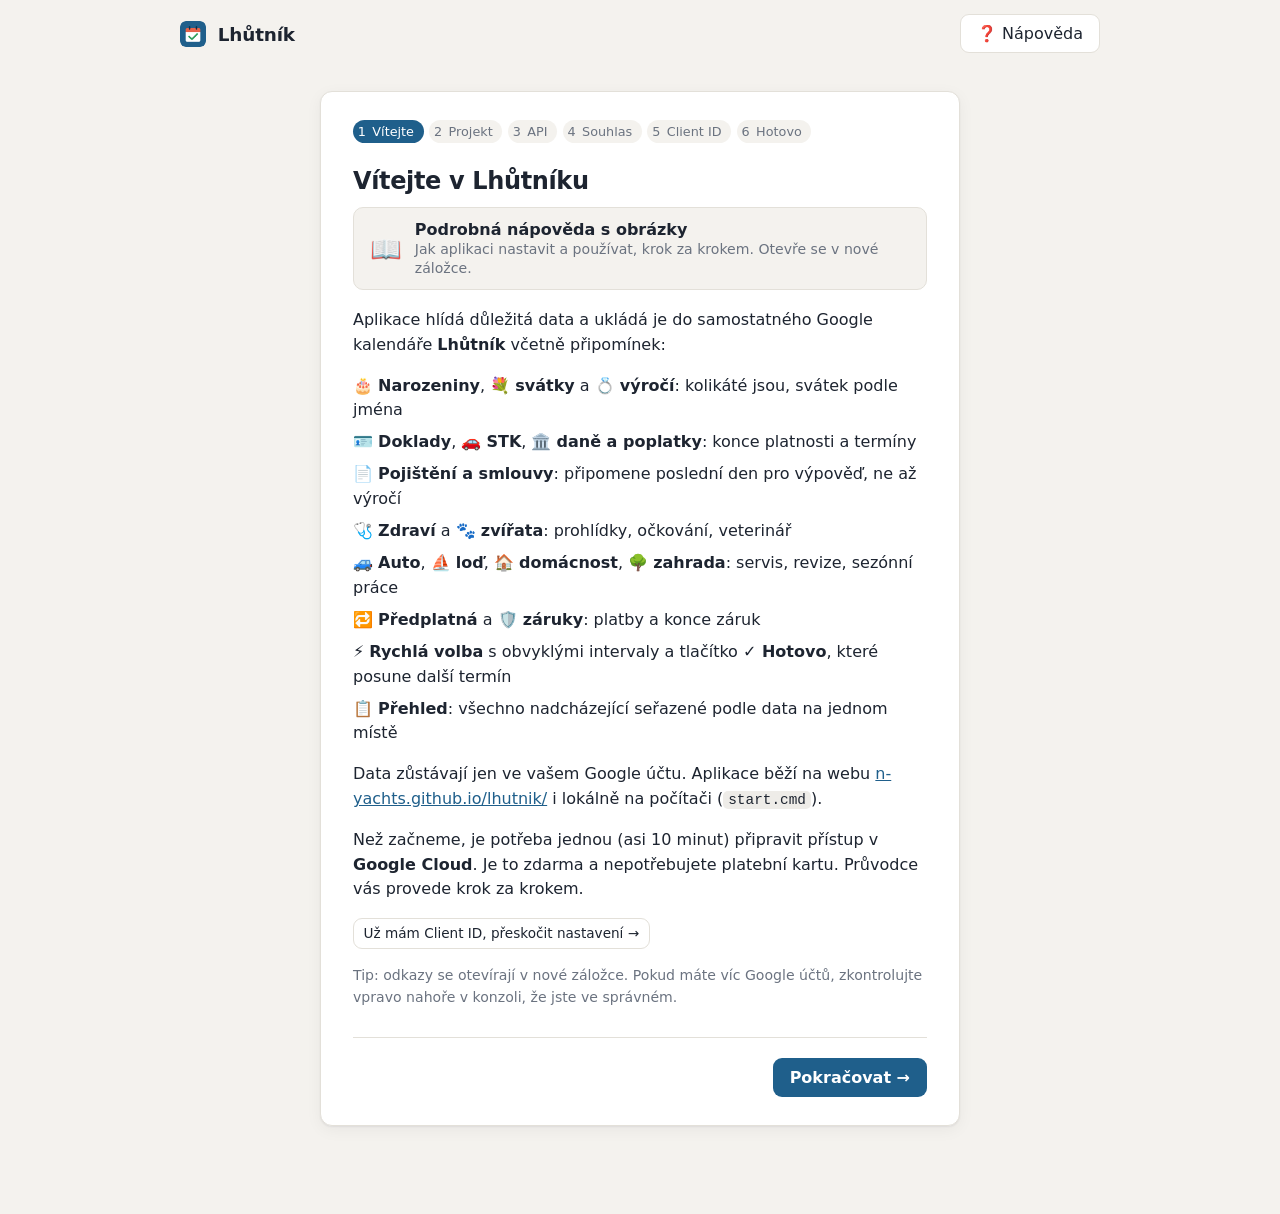
<file: index.html>
<!DOCTYPE html>
<html lang="cs">
<head>
  <meta charset="utf-8">
  <meta name="viewport" content="width=device-width, initial-scale=1">
  <title>Lhůtník</title>
  <link rel="icon" type="image/png" sizes="32x32" href="icons/favicon-32.png">
  <link rel="manifest" href="manifest.webmanifest">
  <meta name="theme-color" content="#1f5f8b">
  <meta name="description" content="Narozeniny, svátky, doklady, STK, pojistky, zdraví a údržba v Google kalendáři.">
  <link rel="apple-touch-icon" href="icons/apple-touch-icon.png">
  <meta name="apple-mobile-web-app-capable" content="yes">
  <meta name="mobile-web-app-capable" content="yes">
  <meta name="apple-mobile-web-app-title" content="Lhůtník">
  <link rel="stylesheet" href="styles.css?v=20261109-2045">
</head>
<body>
  <header class="topbar">
    <div class="brand"><img class="logo" src="icons/icon-192.png" alt="" width="26" height="26"> Lhůtník</div>
    <nav class="top-actions">
      <button id="btn-install-top" class="ghost" hidden title="Nainstalovat jako aplikaci">📲<span class="lbl"> Nainstalovat</span></button>
      <button id="btn-refresh" class="ghost" hidden title="Načíst znovu z Google kalendáře">⟳<span class="lbl"> Obnovit</span></button>
      <button id="btn-settings" class="ghost" title="Nastavení">⚙︎<span class="lbl"> Nastavení</span></button>
      <a id="btn-help" class="btn ghost" href="help.html" target="_blank" rel="noopener" title="Nápověda">❓<span class="lbl">Nápověda</span></a>
    </nav>
  </header>

  <main>
    <!-- Upozornění při otevření ze souboru -->
    <section id="view-file" class="card narrow" hidden>
      <h1>Otevřete aplikaci přes web nebo start.cmd</h1>
      <p>Google přihlášení nefunguje u stránky otevřené přímo ze souboru. Použijte webovou verzi
         <a href="https://n-yachts.github.io/lhutnik/">n-yachts.github.io/lhutnik</a>,
         nebo spusťte <code>start.cmd</code> ve složce projektu (otevře se <code>http://localhost:8080</code>).</p>
    </section>

    <!-- Průvodce prvním spuštěním -->
    <section id="view-setup" class="card narrow" hidden>
      <div class="steps" id="setup-steps"></div>
      <div id="setup-body"></div>
      <div class="wizard-nav">
        <button id="setup-back" class="ghost">← Zpět</button>
        <button id="setup-next" class="primary">Pokračovat →</button>
      </div>
    </section>

    <!-- Přihlášení -->
    <section id="view-signin" class="card narrow center" hidden>
      <h1>Přihlášení</h1>
      <p class="muted">Aplikace potřebuje přístup ke kalendáři „Lhůtník“, který si sama založí. Do vašich ostatních kalendářů nezasahuje.</p>
      <button id="btn-signin" class="primary big">Přihlásit se přes Google</button>
      <p class="hint">Pokud uvidíte „Google tuto aplikaci neověřil“, klikněte na <b>Pokračovat</b>
         (případně <b>Rozšířené</b> → <b>Přejít na …</b> (název vaší aplikace)). Je to vaše vlastní aplikace.</p>
      <p class="hint"><a href="help.html#prihlaseni" target="_blank" rel="noopener">📖 Nápověda k přihlášení</a></p>
    </section>

    <!-- Hlavní přehled -->
    <section id="view-main" hidden>
      <div class="tabs" role="tablist">
        <button class="tab on" data-tab="agenda" role="tab">📋 Přehled</button>
        <button class="tab" data-tab="items" role="tab">🗂️ Položky</button>
        <span class="spacer"></span>
        <button class="primary" data-action="add">+ Přidat</button>
      </div>

      <div id="pane-agenda">
        <p class="nameday" id="nameday"></p>
        <div class="toolbar">
          <div class="chips" id="agenda-types"></div>
          <div class="seg" id="agenda-range"></div>
        </div>
        <div id="agenda" class="agenda"></div>
      </div>

      <div id="pane-items" hidden>
      <div class="stats" id="stats"></div>
      <div class="toolbar">
        <div class="chips" id="filters"></div>
        <input id="search" type="search" placeholder="Hledat…" aria-label="Hledat">
      </div>
      <div id="list" class="list"></div>
      </div>
    </section>

    <div id="loading" class="loading" hidden><div class="spinner"></div></div>
  </main>

  <!-- Formulář položky -->
  <dialog id="dlg-item">
    <form id="form-item" method="dialog">
      <h2 id="item-title">Nová položka</h2>
      <div id="done-box" class="done-box" hidden>
        <div class="done-row">
          <label>Provedeno dne
            <input id="done-date" type="date">
          </label>
          <button type="button" id="btn-done" class="primary">✓ Hotovo</button>
        </div>
        <p id="done-info" class="hint"></p>
      </div>
      <div class="type-pick" id="type-pick"></div>
      <div class="presets" id="presets" hidden></div>
      <label>Název
        <input name="title" required maxlength="120" placeholder="např. Pračka Bosch, Netflix, Výměna oleje">
        <span id="nameday-hint" class="hint" hidden></span>
      </label>
      <div class="row">
        <label><span id="date-label">Datum</span>
          <input name="date" type="date" required>
        </label>
        <label class="check noyear-wrap" hidden><input name="noYear" type="checkbox"> rok neznám</label>
        <label class="repeat-wrap">Opakování
          <select name="freq">
            <option value="none">Neopakovat</option>
            <option value="monthly">Každý měsíc</option>
            <option value="yearly">Každý rok</option>
          </select>
        </label>
        <label class="interval-wrap repeat-wrap">Každých
          <input name="interval" type="number" min="1" max="60" value="1">
        </label>
      </div>
      <div class="row">
        <label>Připomenout (dní předem)
          <input name="remindDays" type="number" min="0" max="28" value="7">
        </label>
        <label class="check"><input name="emailReminder" type="checkbox"> i e-mailem</label>
      </div>
      <div class="row notice-wrap" hidden>
        <label>Výpovědní lhůta (týdnů)
          <input name="noticeWeeks" type="number" min="0" max="52" value="6">
        </label>
        <p id="notice-info" class="hint notice-info"></p>
      </div>
      <div class="row price-row">
        <label>Cena
          <input name="price" type="number" min="0" step="0.01" placeholder="nepovinné">
        </label>
        <label>Měna
          <select name="currency"><option>Kč</option><option>€</option><option>$</option></select>
        </label>
      </div>
      <label>Poznámka
        <textarea name="note" rows="3" maxlength="900" placeholder="číslo účtenky, kde je uložená, kontakt na servis…"></textarea>
      </label>
      <p class="hint">Připomínka přijde v 9:00 zvolený počet dní předem (Google dovoluje nejvýš 28 dní).</p>
      <div class="dlg-actions">
        <button type="button" id="btn-delete" class="danger" hidden>Smazat</button>
        <span class="spacer"></span>
        <button type="button" class="ghost" data-close>Zrušit</button>
        <button type="submit" class="primary">Uložit</button>
      </div>
    </form>
  </dialog>

  <!-- Nastavení -->
  <dialog id="dlg-settings">
    <div class="dlg-pad">
      <h2>Nastavení</h2>
      <dl class="kv">
        <dt>Client ID</dt><dd id="set-client" class="mono"></dd>
        <dt>Adresa aplikace</dt><dd id="set-origin" class="mono"></dd>
        <dt>Kalendář</dt><dd id="set-cal" class="mono"></dd>
        <dt>Verze</dt><dd id="set-ver" class="mono"></dd>
      </dl>
      <h3 class="sub">Přenos položek</h3>
      <p class="hint">Export uloží všechny položky do souboru. Import je přidá do kalendáře účtu,
         který je právě přihlášený. Hodí se pro přenos k jinému uživateli nebo jako záloha.</p>
      <div class="dlg-actions wrap">
        <button id="btn-export" class="ghost">⬇ Exportovat do souboru</button>
        <button id="btn-import" class="ghost">⬆ Importovat ze souboru</button>
        <input id="import-file" type="file" accept=".json,application/json" hidden>
      </div>
      <h3 class="sub">Aplikace v telefonu a počítači</h3>
      <p id="install-info" class="hint"></p>
      <div class="dlg-actions wrap">
        <button id="btn-install" class="primary" hidden>📲 Nainstalovat aplikaci</button>
      </div>
      <h3 class="sub">Účet</h3>
      <div class="dlg-actions wrap">
        <button id="btn-open-cal" class="ghost">Otevřít Google kalendář</button>
        <button id="btn-signout" class="ghost">Odhlásit</button>
        <button id="btn-reset" class="danger">Znovu spustit průvodce</button>
        <span class="spacer"></span>
        <button class="primary" data-close>Zavřít</button>
      </div>
    </div>
  </dialog>

  <!-- Import -->
  <dialog id="dlg-import">
    <div class="dlg-pad">
      <h2>Import položek</h2>
      <div id="import-summary"></div>
      <div class="dlg-actions">
        <span class="spacer"></span>
        <button class="ghost" data-close id="btn-import-cancel">Zrušit</button>
        <button class="primary" id="btn-import-go">Importovat</button>
      </div>
    </div>
  </dialog>

  <div id="toast" class="toast" role="status" popover="manual"></div>

  <script type="module" src="js/app.js?v=20261109-2045"></script>
</body>
</html>
</file>
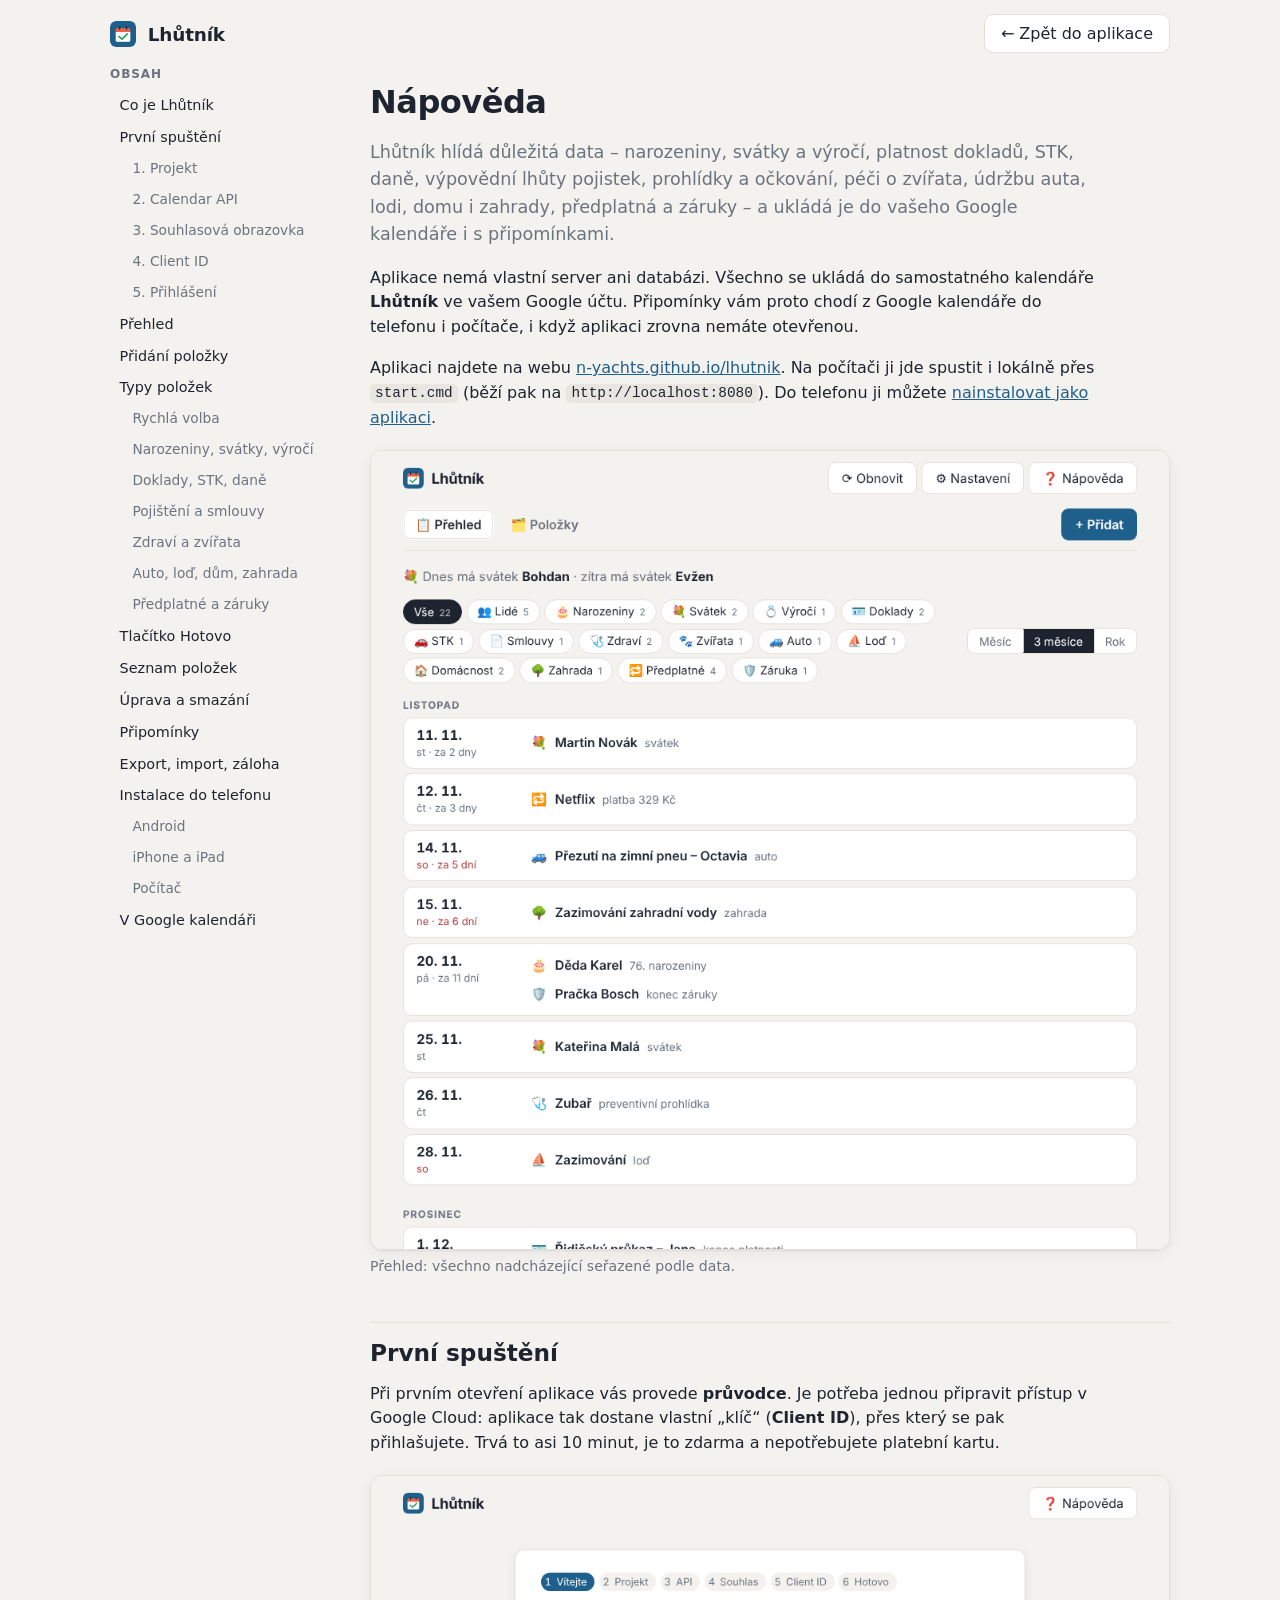
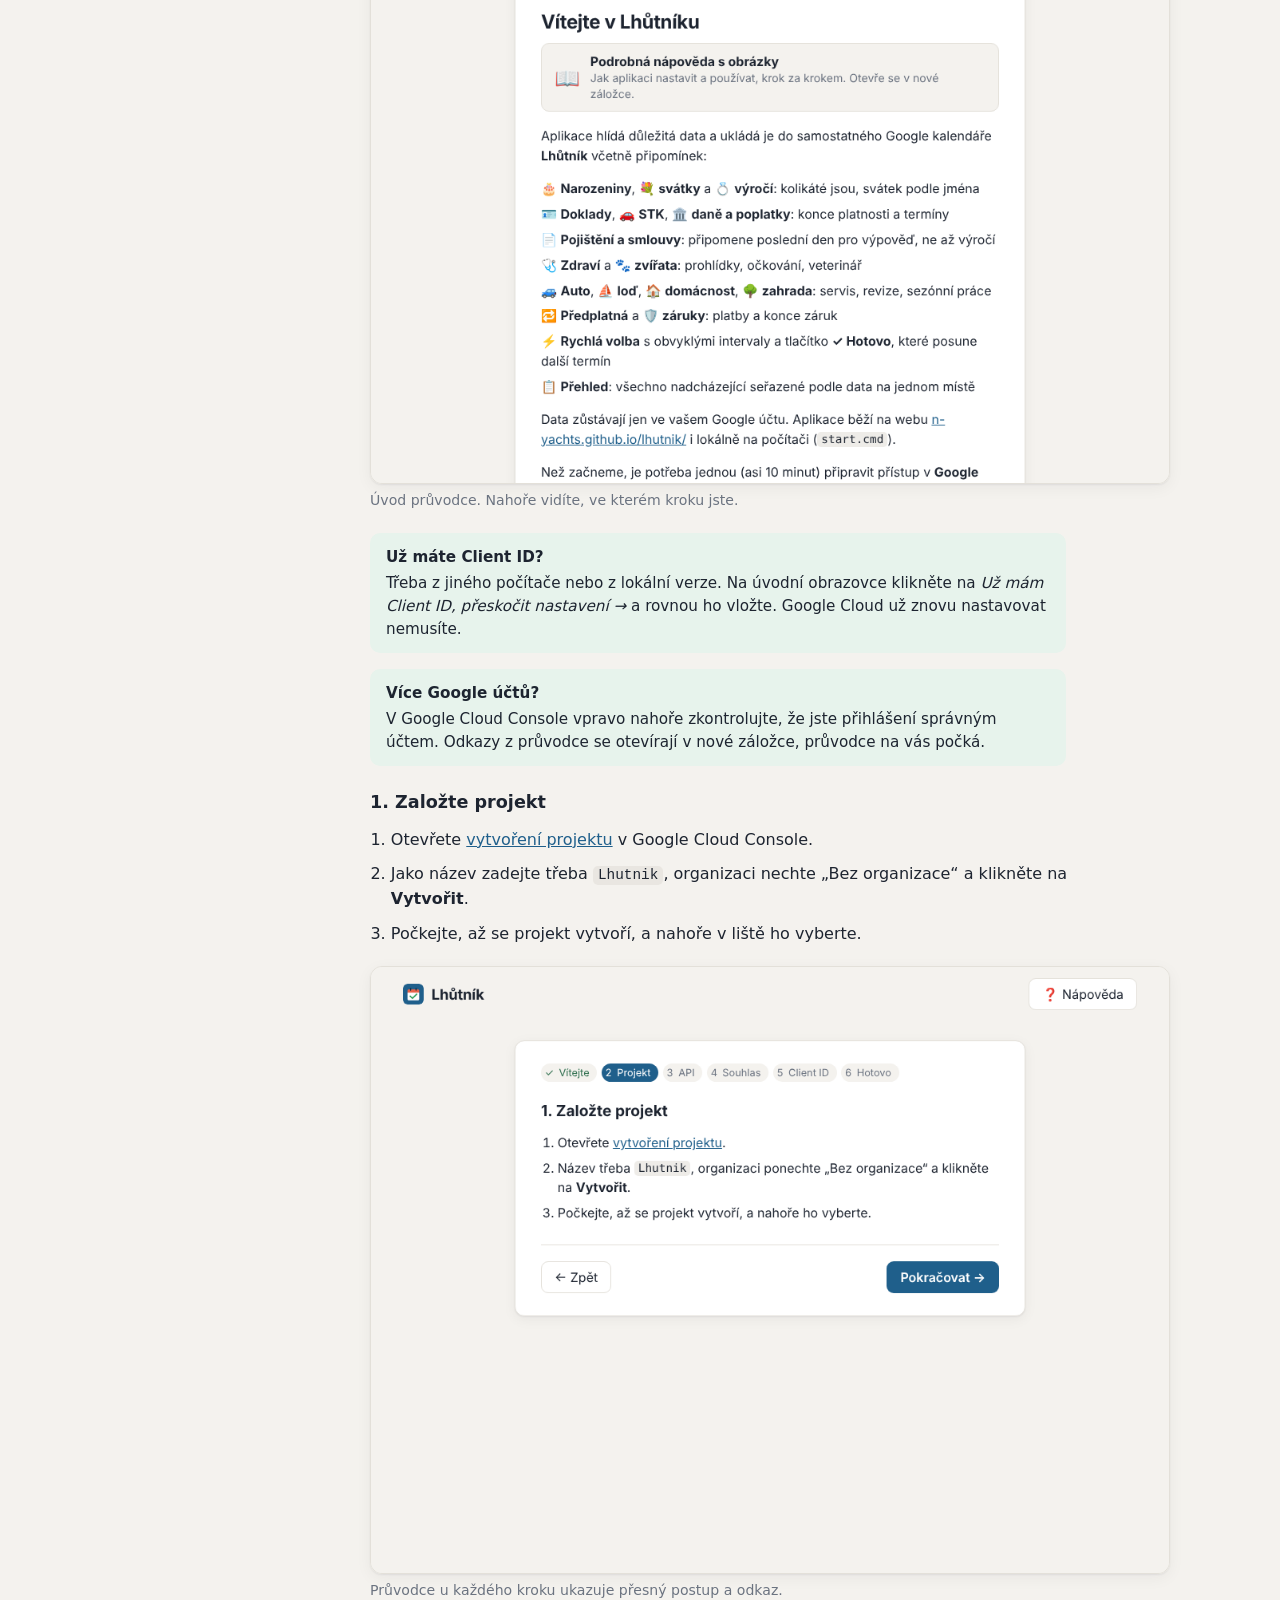
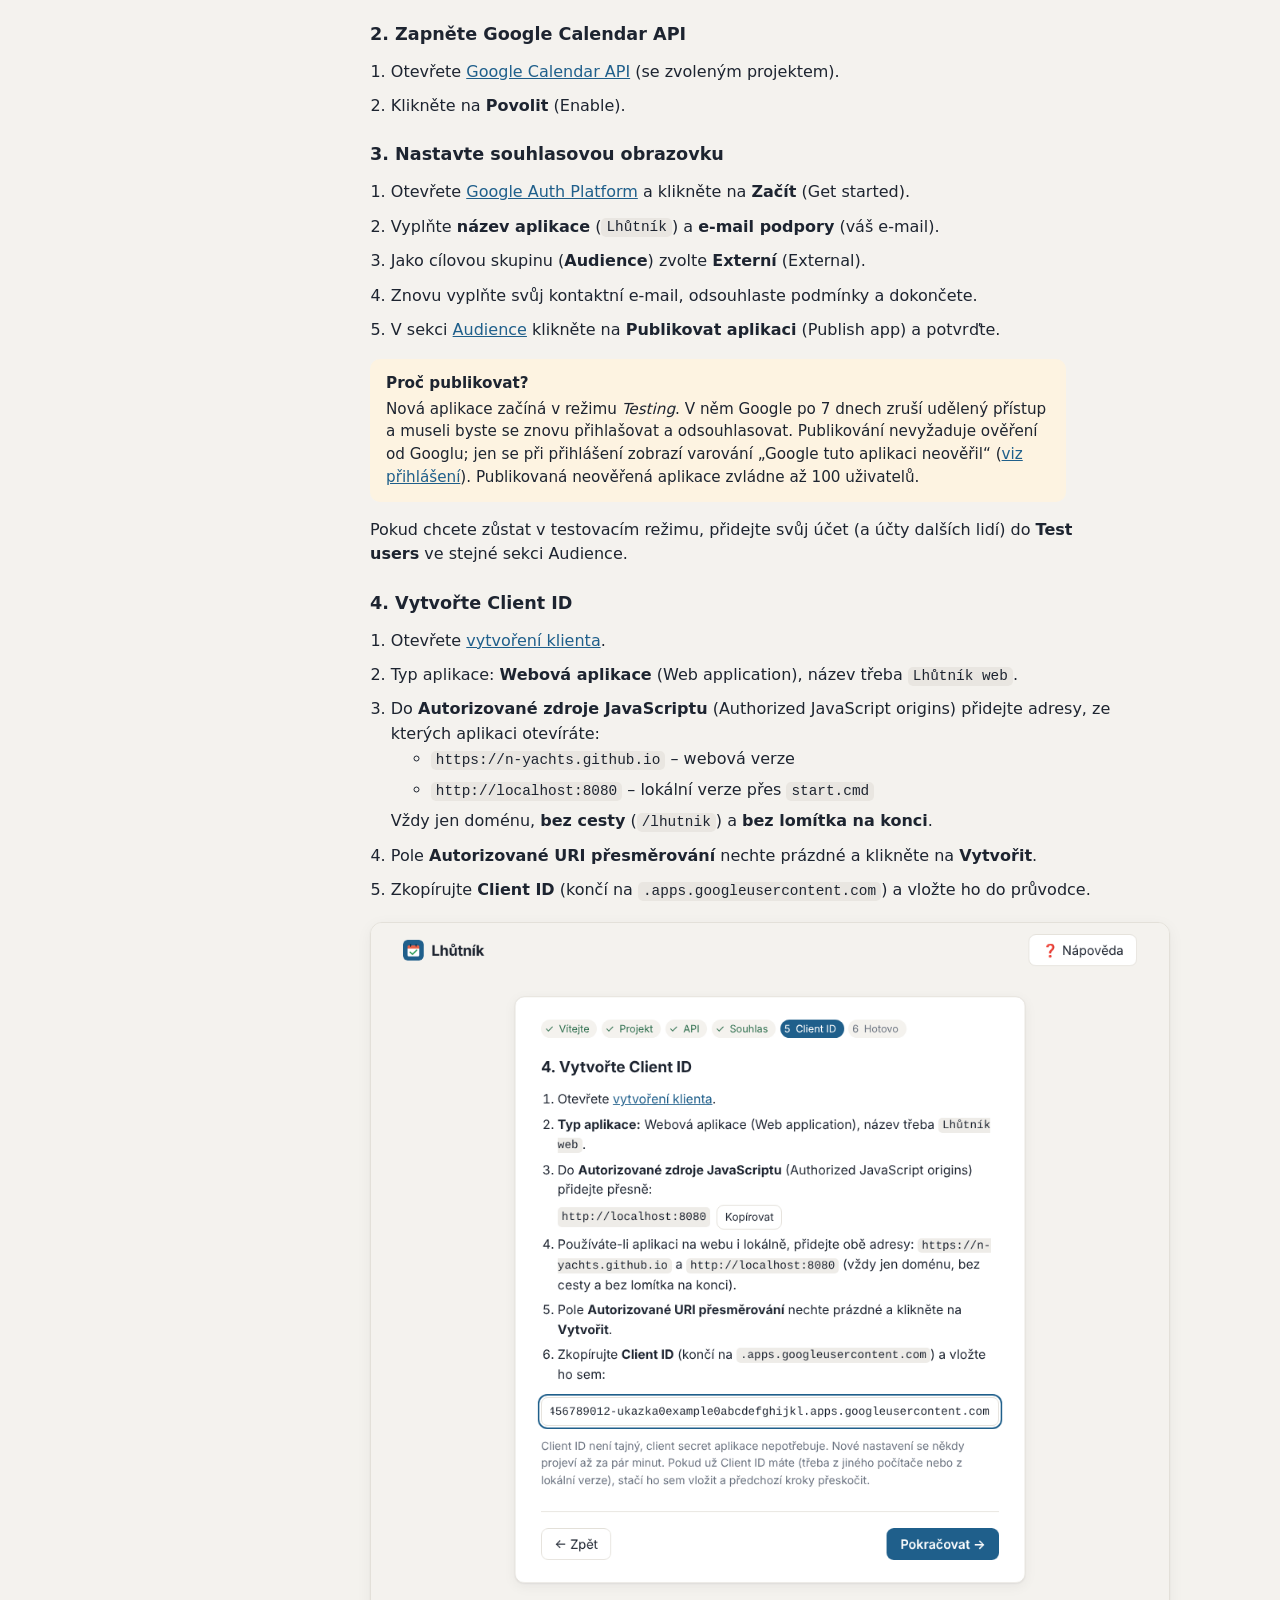
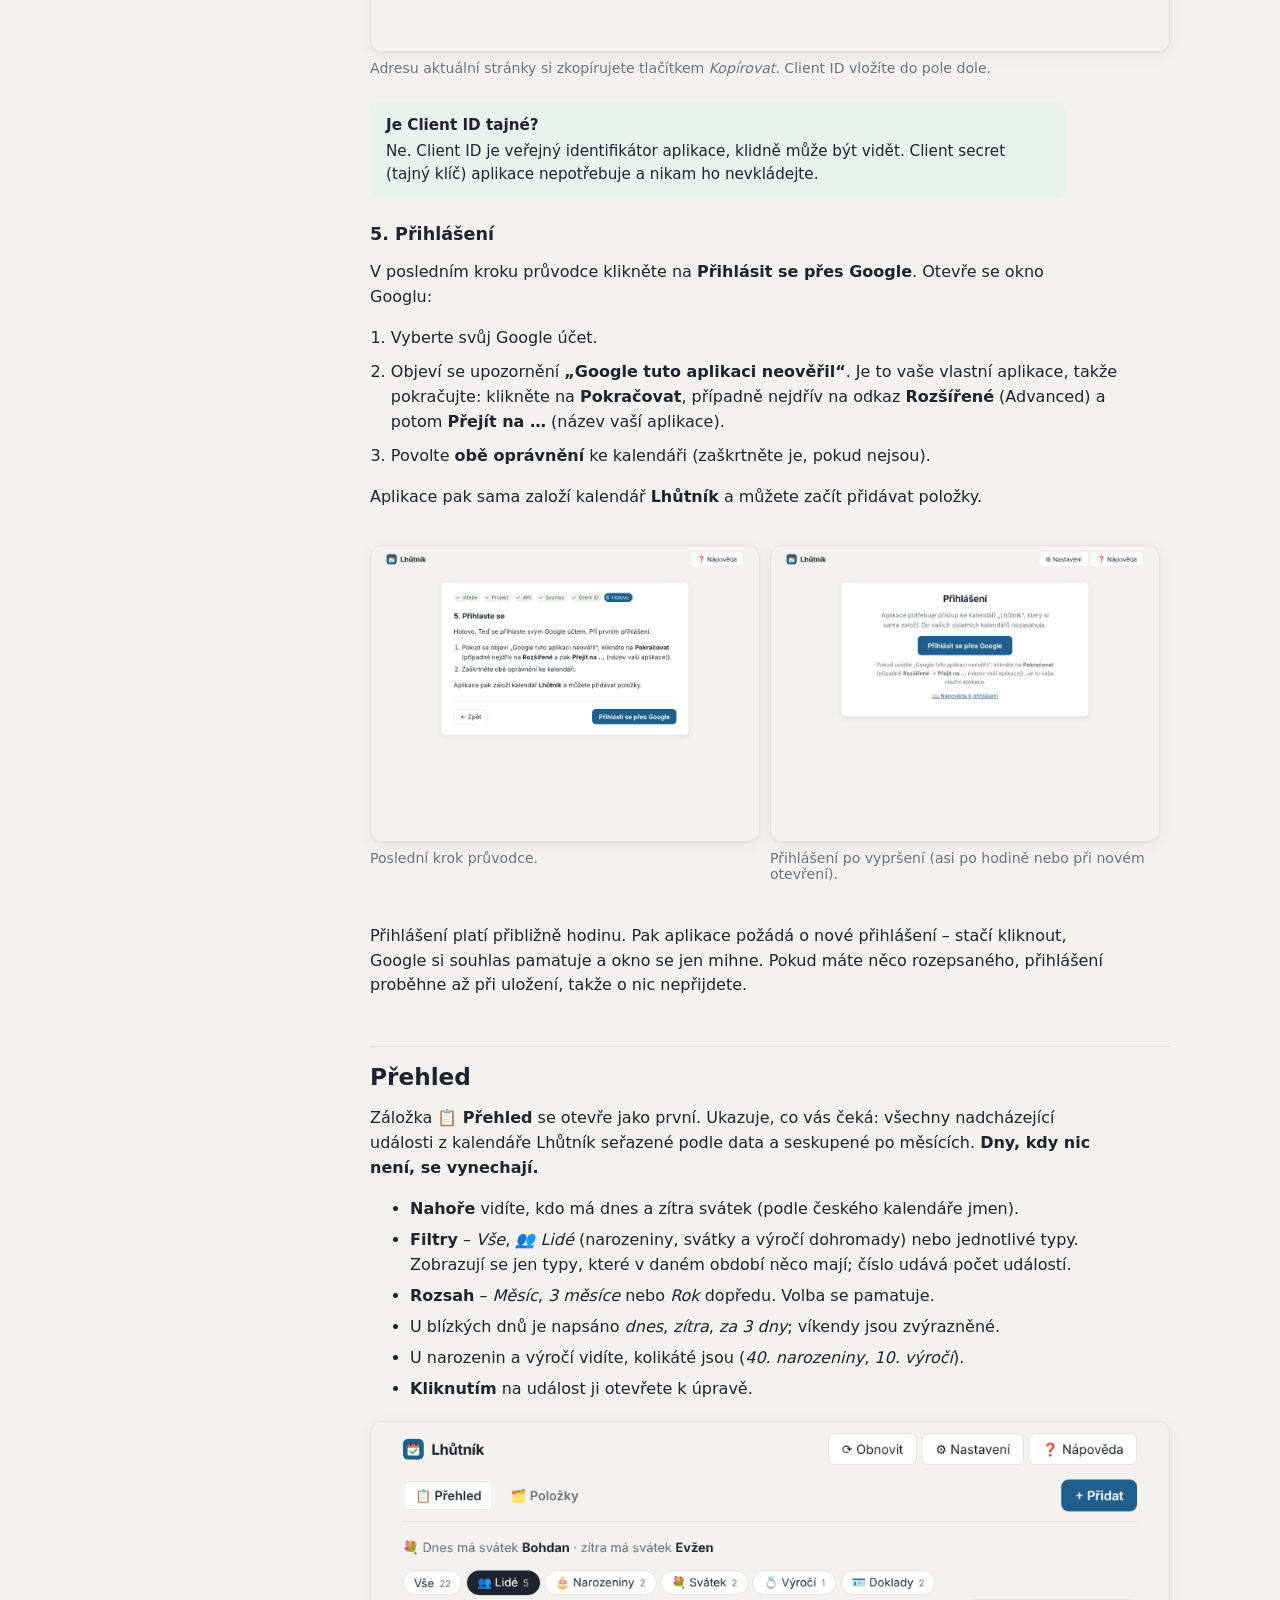
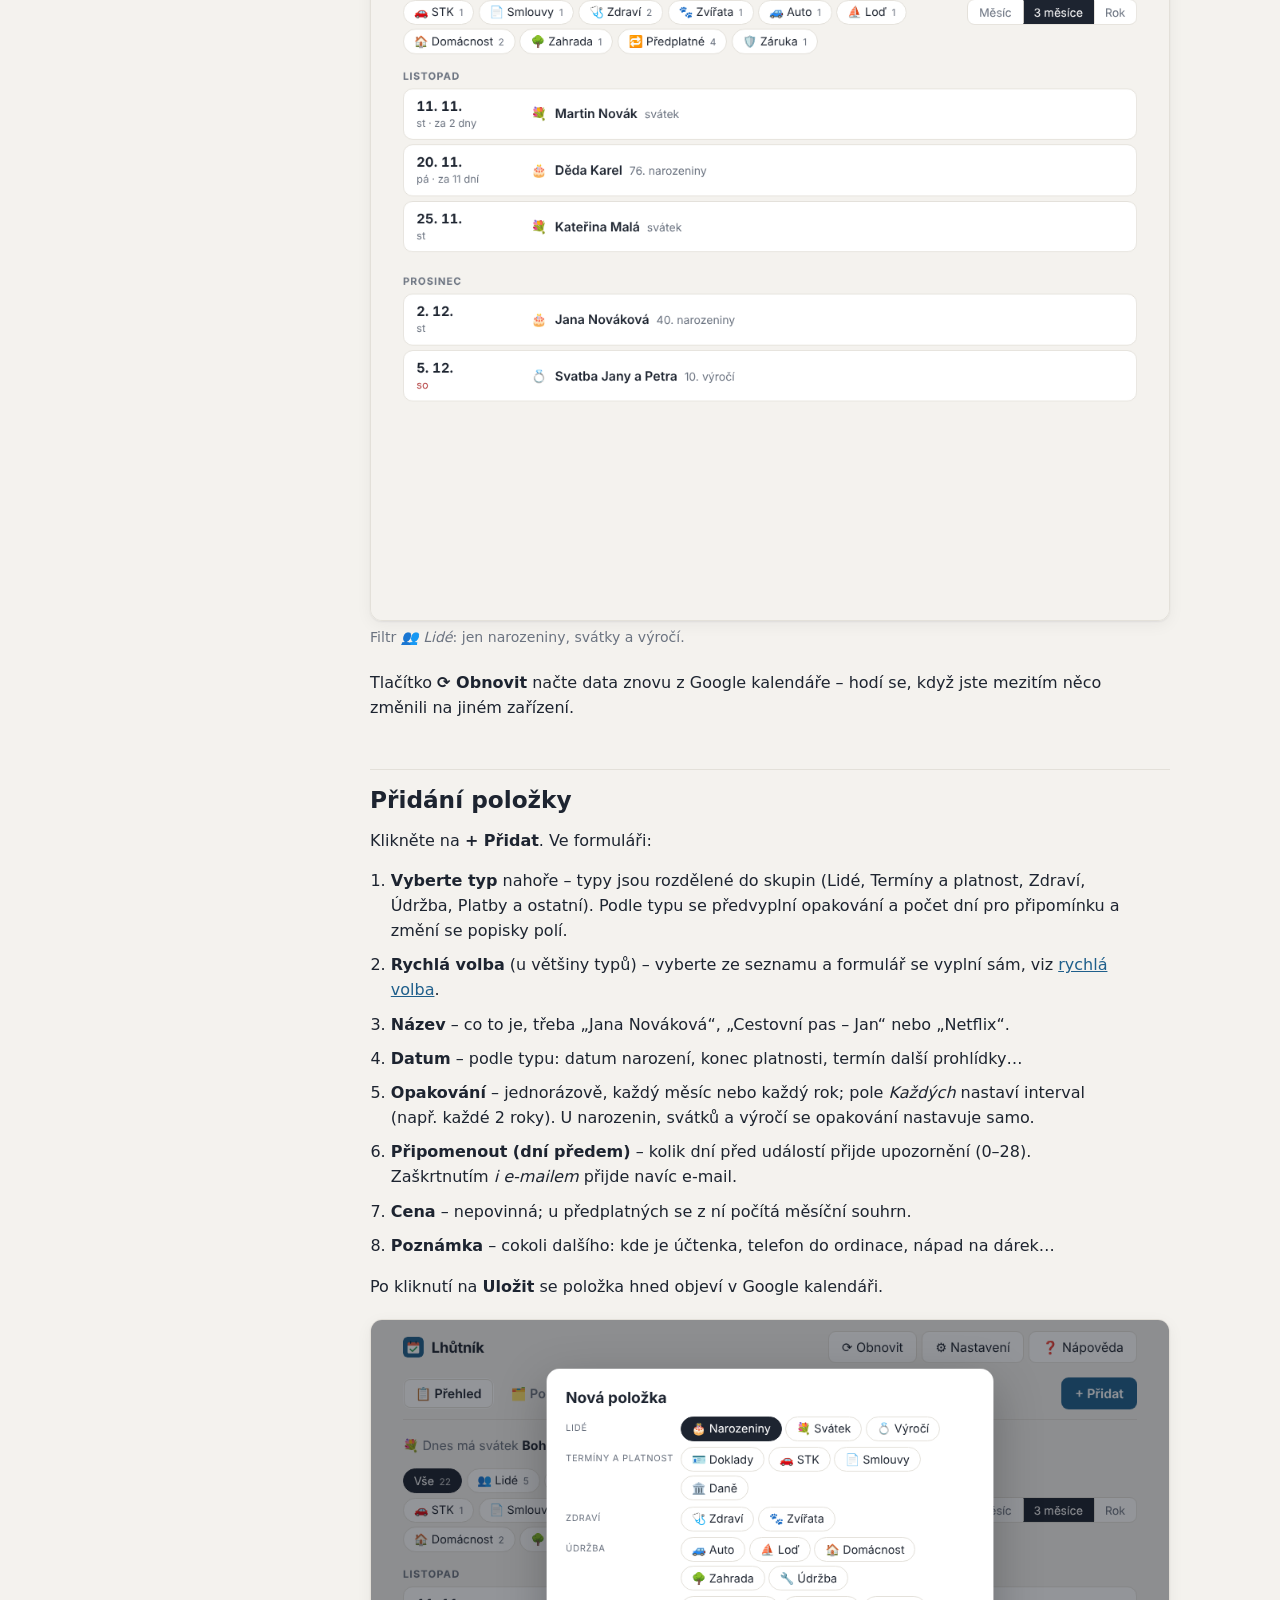
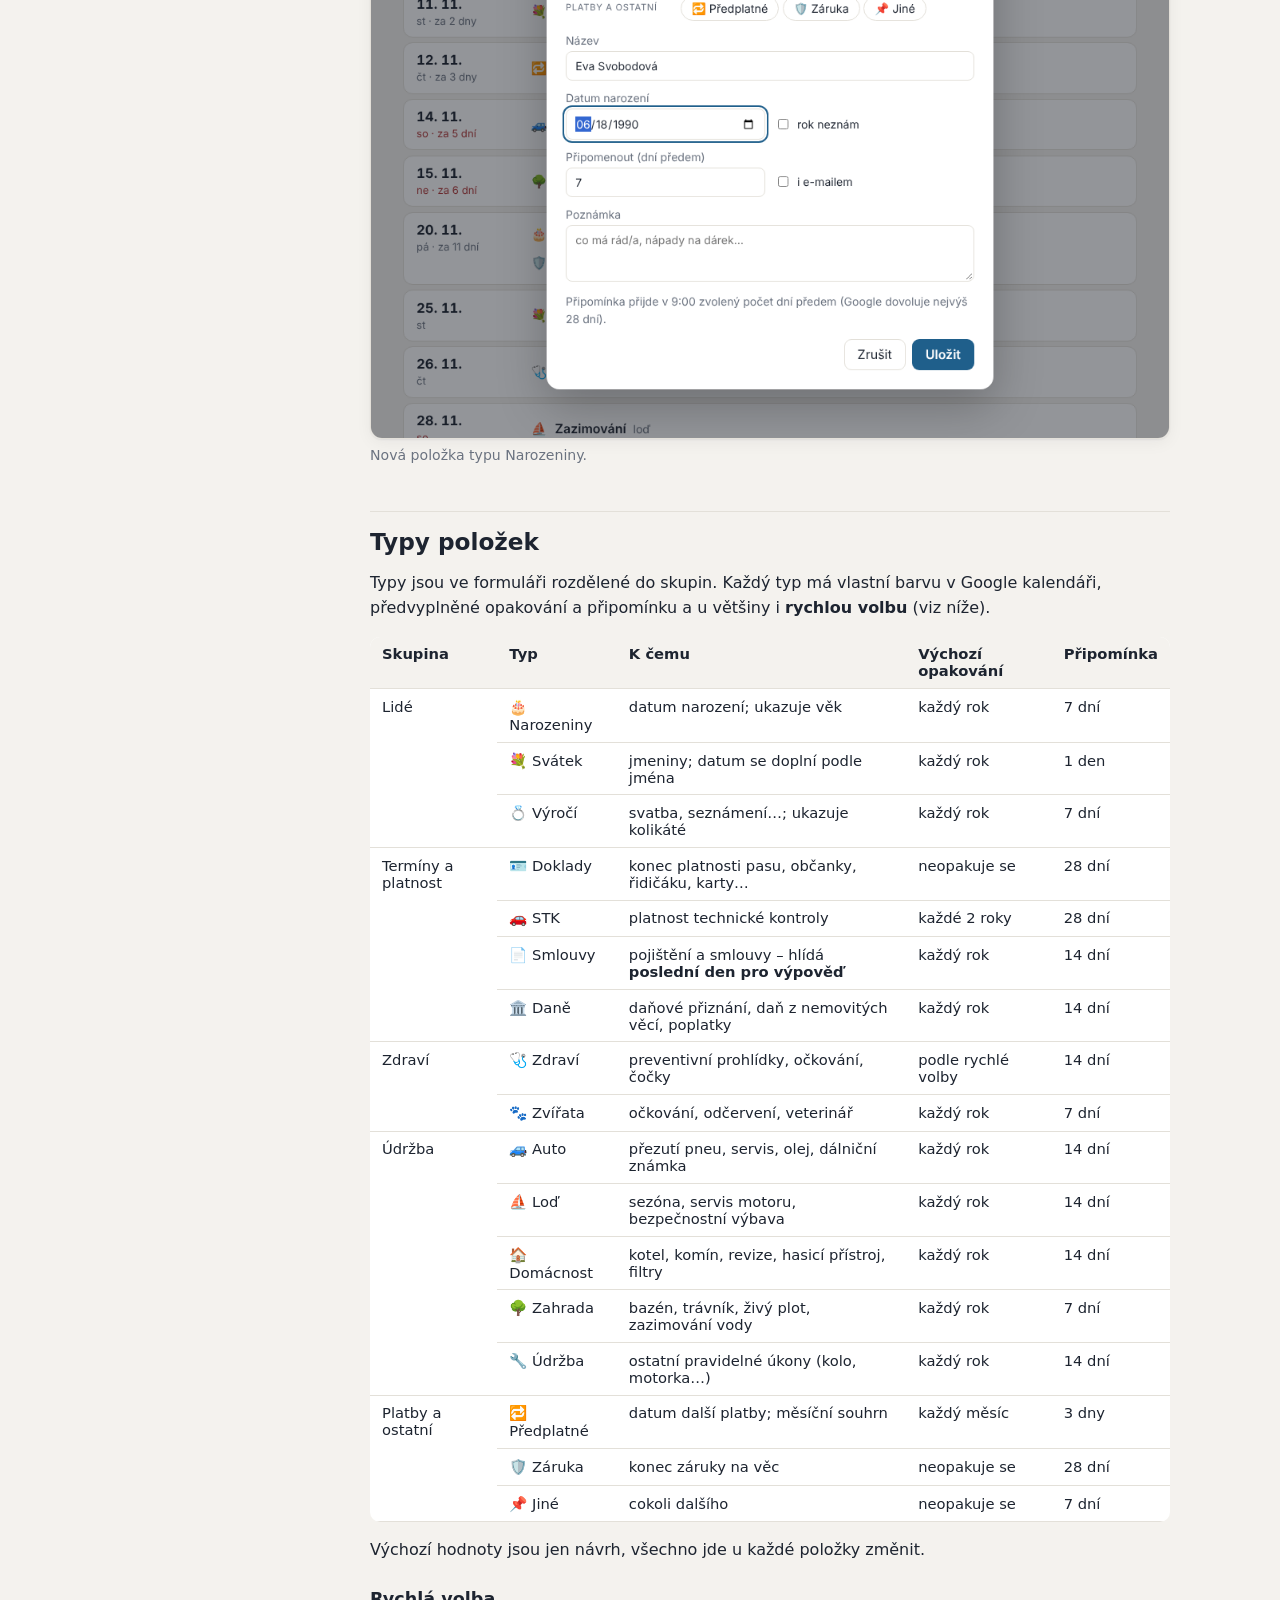
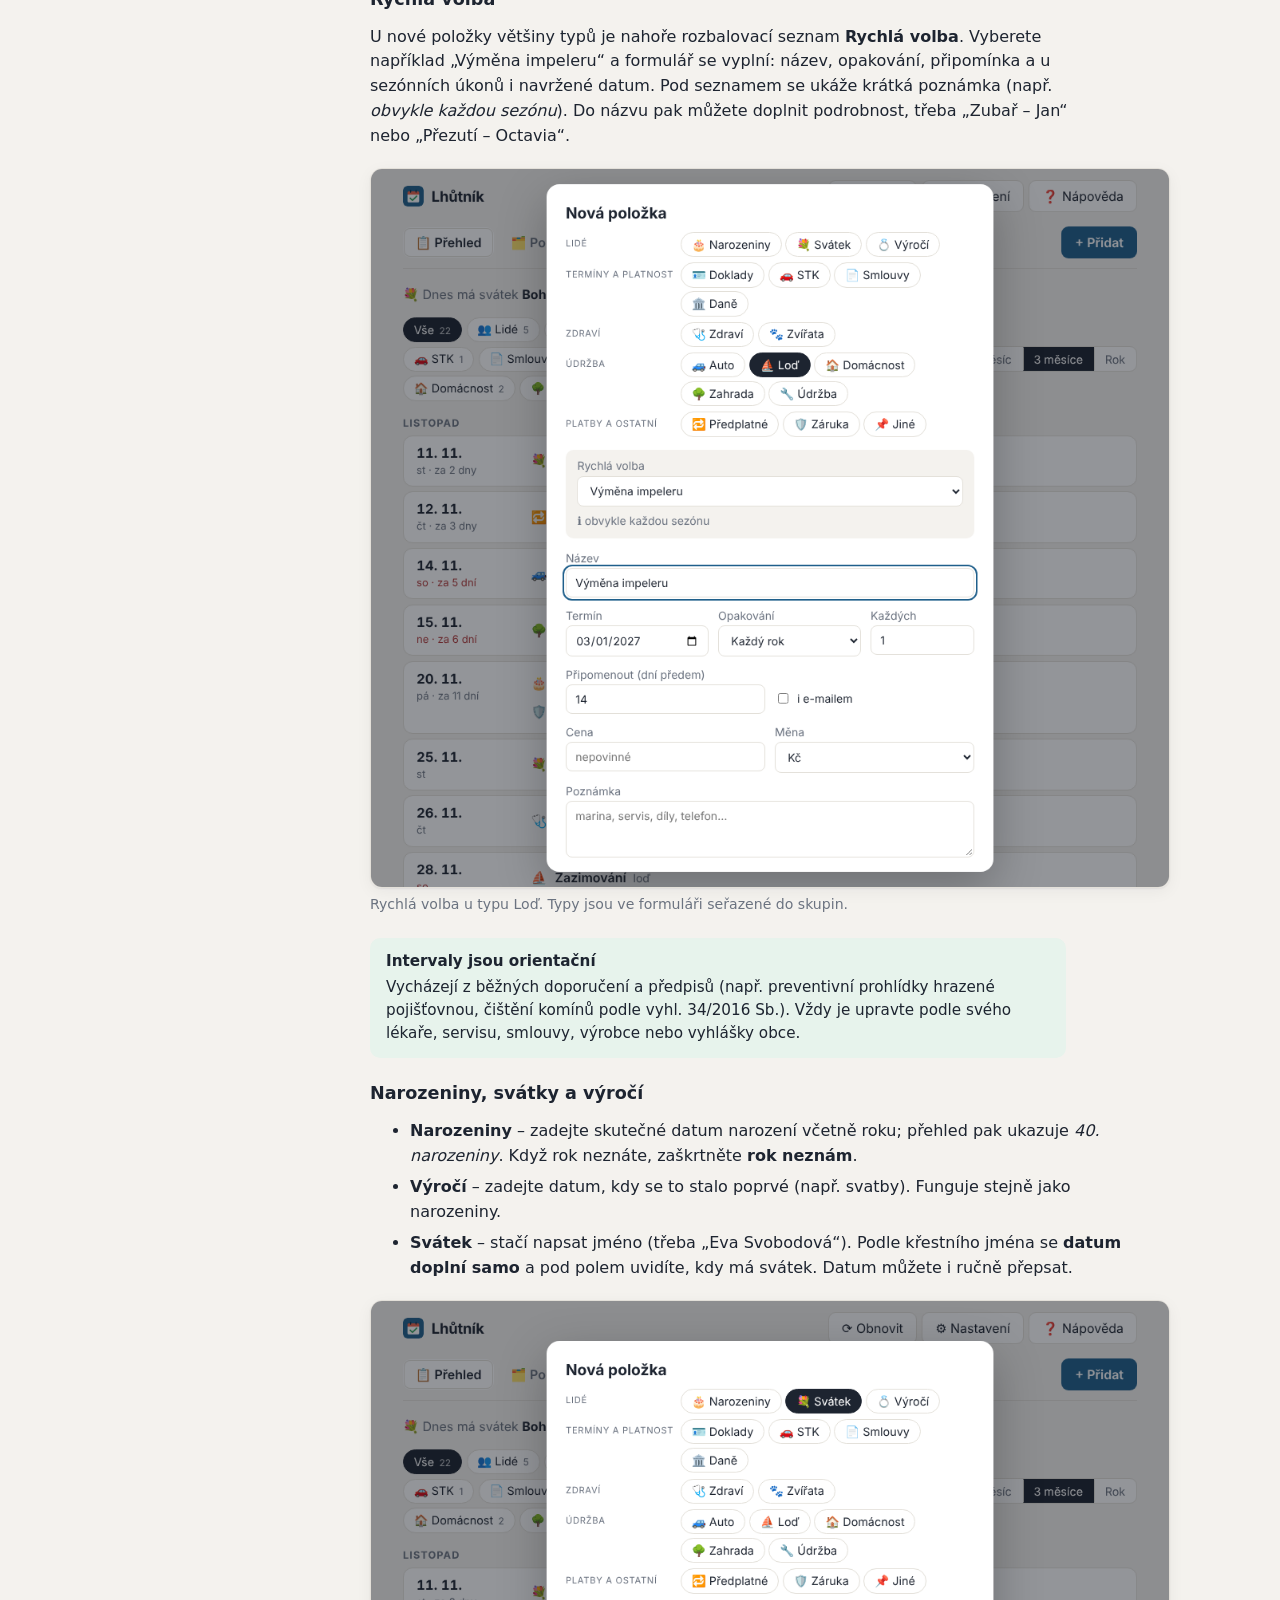
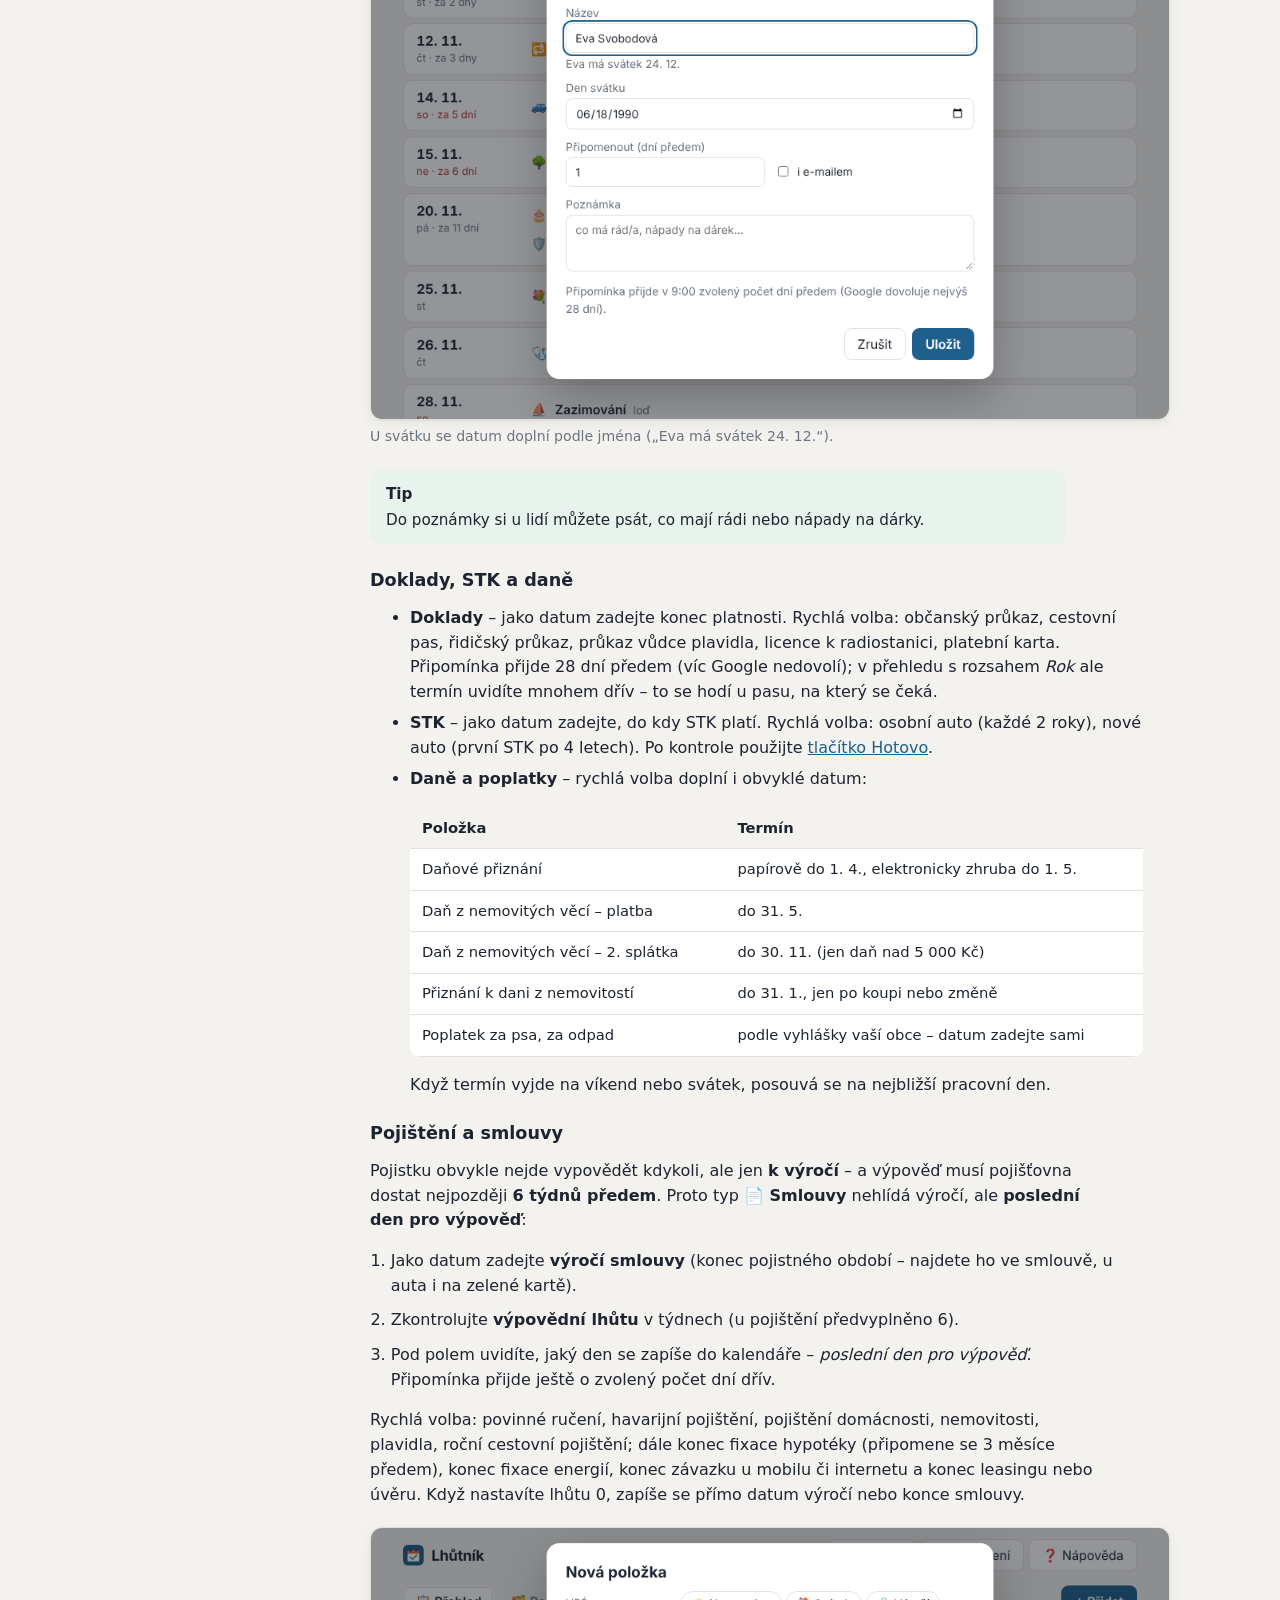
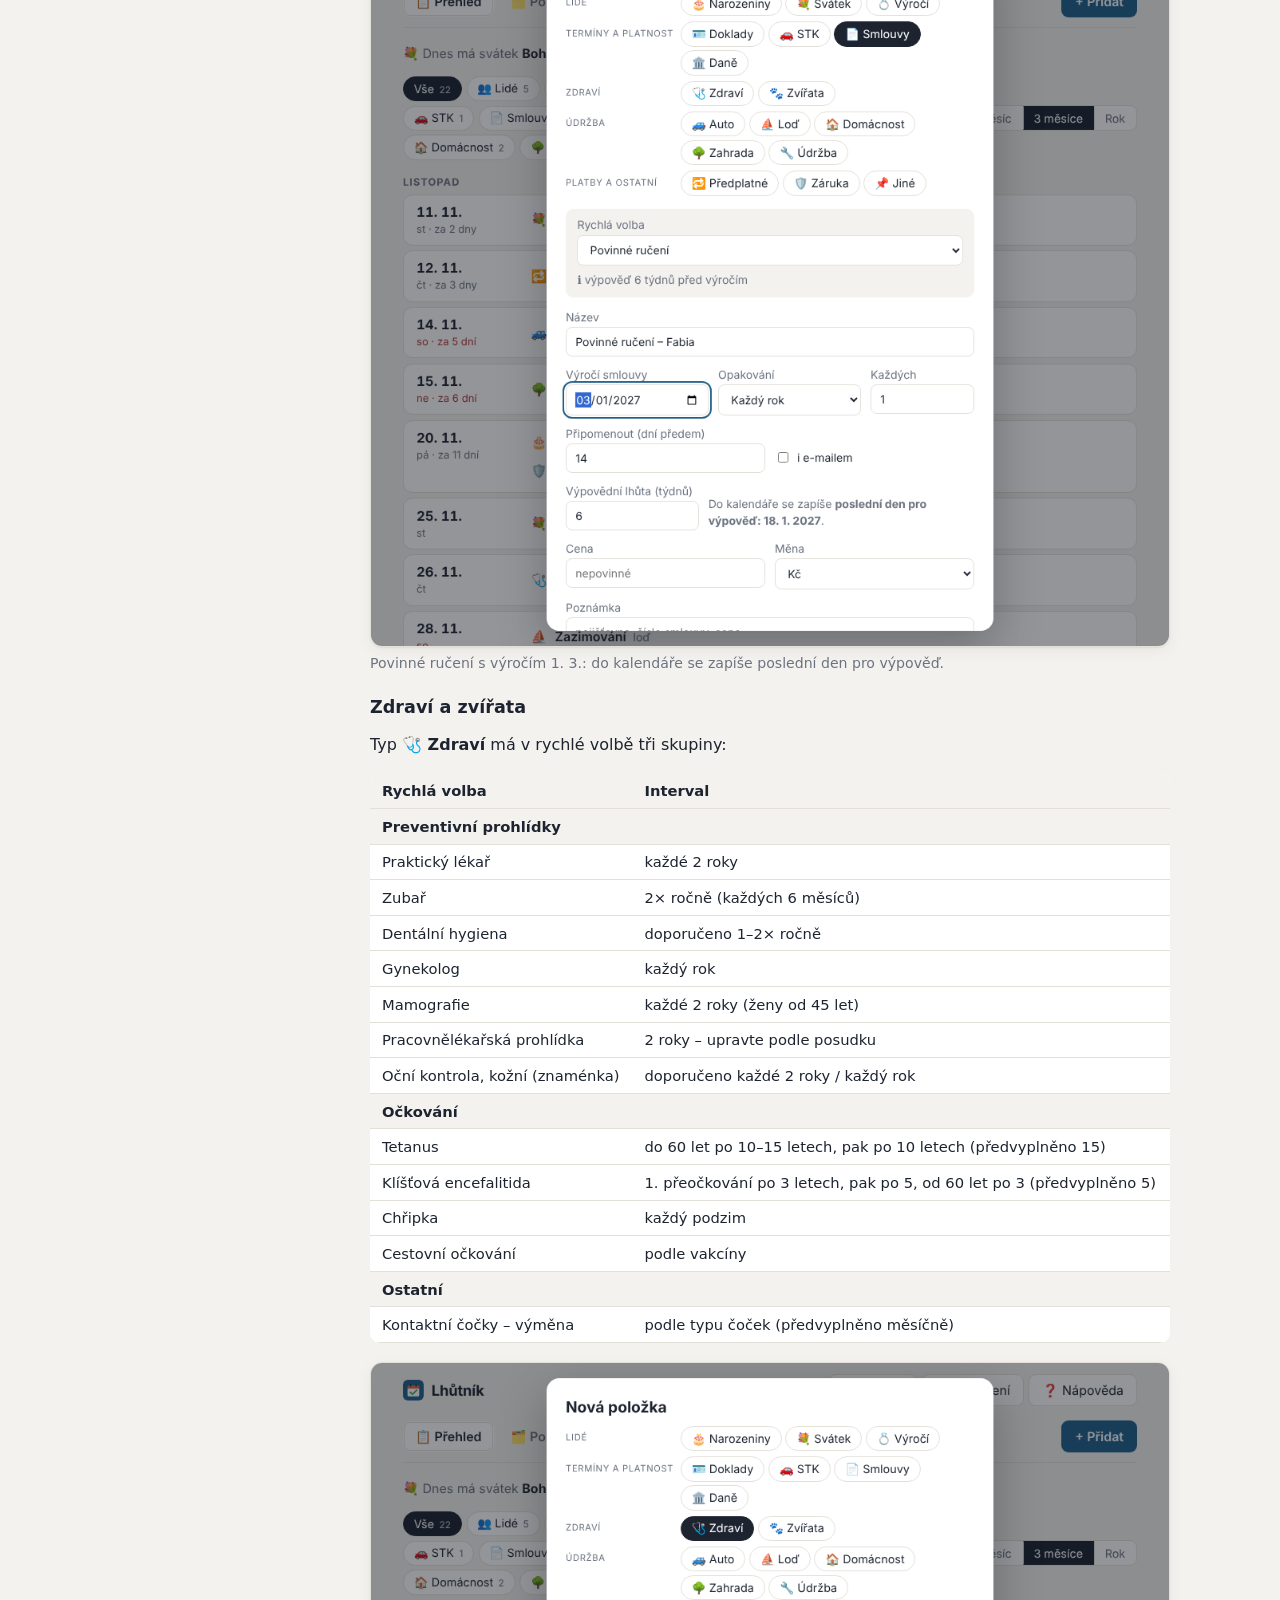
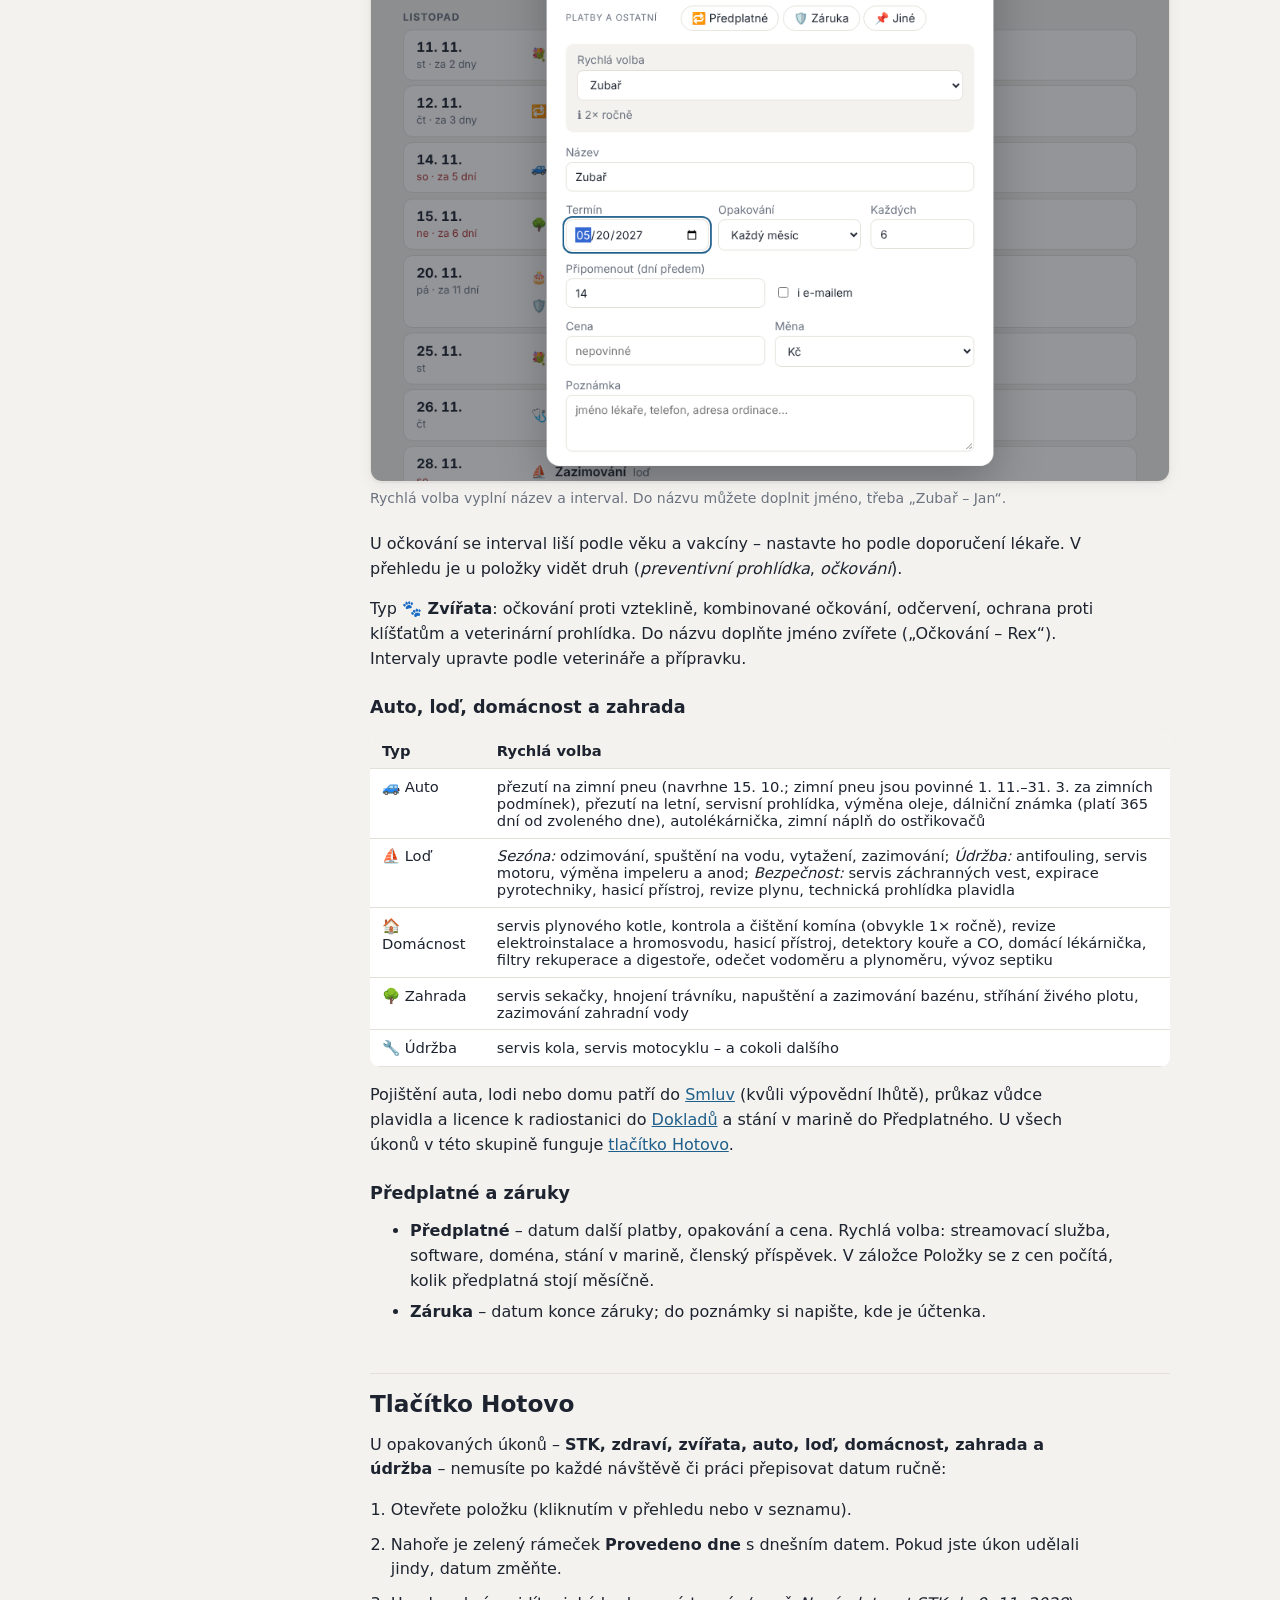
<file: help.html>
<!DOCTYPE html>
<html lang="cs">
<head>
  <meta charset="utf-8">
  <meta name="viewport" content="width=device-width, initial-scale=1">
  <title>Nápověda – Lhůtník</title>
  <link rel="icon" type="image/png" sizes="32x32" href="icons/favicon-32.png">
  <meta name="theme-color" content="#1f5f8b">
  <link rel="stylesheet" href="styles.css?v=20261109-2045">
  <style>
    .help { display: grid; grid-template-columns: 220px 1fr; gap: 2.5rem; max-width: 1100px; margin: 0 auto; padding: 0 1.25rem 5rem; }
    .toc { position: sticky; top: 1rem; align-self: start; max-height: calc(100vh - 2rem); overflow: auto; font-size: .9rem; }
    .toc b { display: block; font-size: .75rem; text-transform: uppercase; letter-spacing: .08em; color: var(--muted); margin: 0 0 .5rem; }
    .toc ol { list-style: none; padding: 0; margin: 0; }
    .toc li { margin: 0; }
    .toc a { display: block; padding: .3rem .6rem; border-radius: 7px; color: var(--ink); text-decoration: none; }
    .toc a:hover { background: var(--surface); }
    .toc ol ol a { padding-left: 1.4rem; color: var(--muted); font-size: .86rem; }
    article { min-width: 0; }
    article section { padding-top: .5rem; margin-bottom: 2.5rem; scroll-margin-top: 1rem; }
    article h1 { font-size: 2rem; margin: .5rem 0 .5rem; }
    article h2 { font-size: 1.45rem; margin: 0 0 .8rem; padding-top: 1rem; border-top: 1px solid var(--line); }
    article h3 { font-size: 1.1rem; margin: 1.6rem 0 .5rem; scroll-margin-top: 1rem; }
    article p, article li { max-width: 72ch; }
    .lead { font-size: 1.1rem; color: var(--muted); max-width: 64ch; }
    figure { margin: 1.2rem 0 1.6rem; }
    figure img { display: block; max-width: 100%; height: auto; border: 1px solid var(--line); border-radius: 12px; box-shadow: var(--shadow); }
    figure.phone img { max-width: 300px; }
    figure.half { display: inline-block; vertical-align: top; width: calc(50% - .6rem); margin-right: .6rem; }
    figcaption { color: var(--muted); font-size: .88rem; margin-top: .5rem; }
    .tip, .warn { border-radius: 10px; padding: .8rem 1rem; margin: 1rem 0; max-width: 72ch; font-size: .95rem; line-height: 1.5; }
    .tip { background: var(--soon-bg); }
    .warn { background: var(--warn-bg); }
    .tip b:first-child, .warn b:first-child { display: block; margin-bottom: .2rem; }
    table { border-collapse: collapse; width: 100%; max-width: 820px; font-size: .92rem; margin: 1rem 0; background: var(--surface); border-radius: 10px; overflow: hidden; }
    th, td { text-align: left; padding: .55rem .75rem; border-bottom: 1px solid var(--line); vertical-align: top; }
    th { background: var(--bg); font-weight: 600; }
    kbd { font-family: inherit; font-size: .85em; border: 1px solid var(--line); border-bottom-width: 2px; border-radius: 5px; padding: .05em .4em; background: var(--surface); }
    .steps-list > li { margin-bottom: .6rem; }
    .back { display: inline-block; margin: 1rem 0 0; }
    details.faq { background: var(--surface); border: 1px solid var(--line); border-radius: 10px; padding: .7rem 1rem; margin: .5rem 0; max-width: 72ch; }
    details.faq summary { color: var(--ink); font-weight: 600; }
    details.faq p { margin: .6rem 0 .2rem; }
    @media (max-width: 860px) {
      .help { grid-template-columns: 1fr; gap: 0; }
      .toc { position: static; max-height: none; background: var(--surface); border: 1px solid var(--line); border-radius: 12px; padding: 1rem; margin-bottom: 1.5rem; }
      figure.half { display: block; width: auto; margin-right: 0; }
    }
  </style>
</head>
<body>
  <header class="topbar" style="max-width:1100px">
    <a class="brand" href="./" style="text-decoration:none;color:inherit"><img class="logo" src="icons/icon-192.png" alt="" width="26" height="26"> Lhůtník</a>
    <nav class="top-actions"><a class="btn ghost" href="./">← Zpět do aplikace</a></nav>
  </header>

  <div class="help">
    <nav class="toc" aria-label="Obsah">
      <b>Obsah</b>
      <ol>
        <li><a href="#uvod">Co je Lhůtník</a></li>
        <li><a href="#nastaveni">První spuštění</a>
          <ol>
            <li><a href="#krok-projekt">1. Projekt</a></li>
            <li><a href="#krok-api">2. Calendar API</a></li>
            <li><a href="#krok-souhlas">3. Souhlasová obrazovka</a></li>
            <li><a href="#krok-client">4. Client ID</a></li>
            <li><a href="#prihlaseni">5. Přihlášení</a></li>
          </ol>
        </li>
        <li><a href="#prehled">Přehled</a></li>
        <li><a href="#pridani">Přidání položky</a></li>
        <li><a href="#typy">Typy položek</a>
          <ol>
            <li><a href="#rychla-volba">Rychlá volba</a></li>
            <li><a href="#lide">Narozeniny, svátky, výročí</a></li>
            <li><a href="#doklady">Doklady, STK, daně</a></li>
            <li><a href="#smlouvy">Pojištění a smlouvy</a></li>
            <li><a href="#zdravi">Zdraví a zvířata</a></li>
            <li><a href="#udrzba">Auto, loď, dům, zahrada</a></li>
            <li><a href="#ostatni">Předplatné a záruky</a></li>
          </ol>
        </li>
        <li><a href="#hotovo">Tlačítko Hotovo</a></li>
        <li><a href="#polozky">Seznam položek</a></li>
        <li><a href="#uprava">Úprava a smazání</a></li>
        <li><a href="#pripominky">Připomínky</a></li>
        <li><a href="#prenos">Export, import, záloha</a></li>
        <li><a href="#mobil">Instalace do telefonu</a>
          <ol>
            <li><a href="#instalace-android">Android</a></li>
            <li><a href="#instalace-iphone">iPhone a iPad</a></li>
            <li><a href="#instalace-pc">Počítač</a></li>
          </ol>
        </li>
        <li><a href="#google">V Google kalendáři</a></li>
        <li><a href="#potize">Řešení potíží</a></li>
        <li><a href="#soukromi">Soukromí a oprávnění</a></li>
      </ol>
    </nav>

    <article>
      <!-- ================================================================ -->
      <section id="uvod">
        <h1>Nápověda</h1>
        <p class="lead">Lhůtník hlídá důležitá data – narozeniny, svátky a výročí, platnost dokladů,
          STK, daně, výpovědní lhůty pojistek, prohlídky a očkování, péči o zvířata, údržbu auta,
          lodi, domu i zahrady, předplatná a záruky – a ukládá je do vašeho Google kalendáře
          i s připomínkami.</p>
        <p>Aplikace nemá vlastní server ani databázi. Všechno se ukládá do samostatného kalendáře
          <b>Lhůtník</b> ve vašem Google účtu. Připomínky vám proto chodí z Google kalendáře do
          telefonu i počítače, i když aplikaci zrovna nemáte otevřenou.</p>
        <p>Aplikaci najdete na webu <a href="https://n-yachts.github.io/lhutnik/">n-yachts.github.io/lhutnik</a>.
          Na počítači ji jde spustit i lokálně přes <code>start.cmd</code> (běží pak na <code>http://localhost:8080</code>).
          Do telefonu ji můžete <a href="#mobil">nainstalovat jako aplikaci</a>.</p>
        <figure>
          <img src="help/img/prehled.png?v=20261109-2045" alt="Přehled nadcházejících událostí" loading="lazy" width="1000" height="1000">
          <figcaption>Přehled: všechno nadcházející seřazené podle data.</figcaption>
        </figure>
      </section>

      <!-- ================================================================ -->
      <section id="nastaveni">
        <h2>První spuštění</h2>
        <p>Při prvním otevření aplikace vás provede <b>průvodce</b>. Je potřeba jednou připravit přístup
          v Google Cloud: aplikace tak dostane vlastní „klíč“ (<b>Client ID</b>), přes který se pak
          přihlašujete. Trvá to asi 10 minut, je to zdarma a nepotřebujete platební kartu.</p>
        <figure>
          <img src="help/img/pruvodce-uvod.png?v=20261109-2045" alt="Úvodní obrazovka průvodce" loading="lazy" width="1000" height="760">
          <figcaption>Úvod průvodce. Nahoře vidíte, ve kterém kroku jste.</figcaption>
        </figure>
        <div class="tip"><b>Už máte Client ID?</b>
          Třeba z jiného počítače nebo z lokální verze. Na úvodní obrazovce klikněte na
          <i>Už mám Client ID, přeskočit nastavení →</i> a rovnou ho vložte. Google Cloud už znovu
          nastavovat nemusíte.</div>
        <div class="tip"><b>Více Google účtů?</b>
          V Google Cloud Console vpravo nahoře zkontrolujte, že jste přihlášení správným účtem.
          Odkazy z průvodce se otevírají v nové záložce, průvodce na vás počká.</div>

        <h3 id="krok-projekt">1. Založte projekt</h3>
        <ol class="steps-list">
          <li>Otevřete <a href="https://console.cloud.google.com/projectcreate" target="_blank" rel="noopener">vytvoření projektu</a> v Google Cloud Console.</li>
          <li>Jako název zadejte třeba <code>Lhutnik</code>, organizaci nechte „Bez organizace“ a klikněte na <b>Vytvořit</b>.</li>
          <li>Počkejte, až se projekt vytvoří, a nahoře v liště ho vyberte.</li>
        </ol>
        <figure>
          <img src="help/img/pruvodce-projekt.png?v=20261109-2045" alt="Krok průvodce: projekt" loading="lazy" width="1000" height="760">
          <figcaption>Průvodce u každého kroku ukazuje přesný postup a odkaz.</figcaption>
        </figure>

        <h3 id="krok-api">2. Zapněte Google Calendar API</h3>
        <ol class="steps-list">
          <li>Otevřete <a href="https://console.cloud.google.com/apis/library/calendar-json.googleapis.com" target="_blank" rel="noopener">Google Calendar API</a> (se zvoleným projektem).</li>
          <li>Klikněte na <b>Povolit</b> (Enable).</li>
        </ol>

        <h3 id="krok-souhlas">3. Nastavte souhlasovou obrazovku</h3>
        <ol class="steps-list">
          <li>Otevřete <a href="https://console.cloud.google.com/auth/overview" target="_blank" rel="noopener">Google Auth Platform</a> a klikněte na <b>Začít</b> (Get started).</li>
          <li>Vyplňte <b>název aplikace</b> (<code>Lhůtník</code>) a <b>e-mail podpory</b> (váš e-mail).</li>
          <li>Jako cílovou skupinu (<b>Audience</b>) zvolte <b>Externí</b> (External).</li>
          <li>Znovu vyplňte svůj kontaktní e-mail, odsouhlaste podmínky a dokončete.</li>
          <li>V sekci <a href="https://console.cloud.google.com/auth/audience" target="_blank" rel="noopener">Audience</a> klikněte na <b>Publikovat aplikaci</b> (Publish app) a potvrďte.</li>
        </ol>
        <div class="warn"><b>Proč publikovat?</b>
          Nová aplikace začíná v režimu <i>Testing</i>. V něm Google po 7 dnech zruší udělený přístup
          a museli byste se znovu přihlašovat a odsouhlasovat. Publikování nevyžaduje ověření od Googlu;
          jen se při přihlášení zobrazí varování „Google tuto aplikaci neověřil“
          (<a href="#prihlaseni">viz přihlášení</a>). Publikovaná neověřená aplikace zvládne až 100 uživatelů.</div>
        <p>Pokud chcete zůstat v testovacím režimu, přidejte svůj účet (a účty dalších lidí) do
          <b>Test users</b> ve stejné sekci Audience.</p>

        <h3 id="krok-client">4. Vytvořte Client ID</h3>
        <ol class="steps-list">
          <li>Otevřete <a href="https://console.cloud.google.com/auth/clients/create" target="_blank" rel="noopener">vytvoření klienta</a>.</li>
          <li>Typ aplikace: <b>Webová aplikace</b> (Web application), název třeba <code>Lhůtník web</code>.</li>
          <li>Do <b>Autorizované zdroje JavaScriptu</b> (Authorized JavaScript origins) přidejte adresy,
            ze kterých aplikaci otevíráte:
            <ul>
              <li><code>https://n-yachts.github.io</code> – webová verze</li>
              <li><code>http://localhost:8080</code> – lokální verze přes <code>start.cmd</code></li>
            </ul>
            Vždy jen doménu, <b>bez cesty</b> (<code>/lhutnik</code>) a <b>bez lomítka na konci</b>.</li>
          <li>Pole <b>Autorizované URI přesměrování</b> nechte prázdné a klikněte na <b>Vytvořit</b>.</li>
          <li>Zkopírujte <b>Client ID</b> (končí na <code>.apps.googleusercontent.com</code>) a vložte ho do průvodce.</li>
        </ol>
        <figure>
          <img src="help/img/pruvodce-client-id.png?v=20261109-2045" alt="Krok průvodce: Client ID" loading="lazy">
          <figcaption>Adresu aktuální stránky si zkopírujete tlačítkem <i>Kopírovat</i>. Client ID vložíte do pole dole.</figcaption>
        </figure>
        <div class="tip"><b>Je Client ID tajné?</b>
          Ne. Client ID je veřejný identifikátor aplikace, klidně může být vidět. Client secret
          (tajný klíč) aplikace nepotřebuje a nikam ho nevkládejte.</div>

        <h3 id="prihlaseni">5. Přihlášení</h3>
        <p>V posledním kroku průvodce klikněte na <b>Přihlásit se přes Google</b>. Otevře se okno Googlu:</p>
        <ol class="steps-list">
          <li>Vyberte svůj Google účet.</li>
          <li>Objeví se upozornění <b>„Google tuto aplikaci neověřil“</b>. Je to vaše vlastní aplikace, takže
            pokračujte: klikněte na <b>Pokračovat</b>, případně nejdřív na odkaz <b>Rozšířené</b> (Advanced)
            a potom <b>Přejít na …</b> (název vaší aplikace).</li>
          <li>Povolte <b>obě oprávnění</b> ke kalendáři (zaškrtněte je, pokud nejsou).</li>
        </ol>
        <p>Aplikace pak sama založí kalendář <b>Lhůtník</b> a můžete začít přidávat položky.</p>
        <figure class="half">
          <img src="help/img/pruvodce-hotovo.png?v=20261109-2045" alt="Poslední krok průvodce" loading="lazy">
          <figcaption>Poslední krok průvodce.</figcaption>
        </figure><figure class="half">
          <img src="help/img/prihlaseni.png?v=20261109-2045" alt="Obrazovka přihlášení" loading="lazy">
          <figcaption>Přihlášení po vypršení (asi po hodině nebo při novém otevření).</figcaption>
        </figure>
        <p>Přihlášení platí přibližně hodinu. Pak aplikace požádá o nové přihlášení – stačí kliknout,
          Google si souhlas pamatuje a okno se jen mihne. Pokud máte něco rozepsaného, přihlášení
          proběhne až při uložení, takže o nic nepřijdete.</p>
      </section>

      <!-- ================================================================ -->
      <section id="prehled">
        <h2>Přehled</h2>
        <p>Záložka <b>📋 Přehled</b> se otevře jako první. Ukazuje, co vás čeká: všechny nadcházející
          události z kalendáře Lhůtník seřazené podle data a seskupené po měsících.
          <b>Dny, kdy nic není, se vynechají.</b></p>
        <ul>
          <li><b>Nahoře</b> vidíte, kdo má dnes a zítra svátek (podle českého kalendáře jmen).</li>
          <li><b>Filtry</b> – <i>Vše</i>, <i>👥 Lidé</i> (narozeniny, svátky a výročí dohromady) nebo jednotlivé typy.
            Zobrazují se jen typy, které v daném období něco mají; číslo udává počet událostí.</li>
          <li><b>Rozsah</b> – <i>Měsíc</i>, <i>3 měsíce</i> nebo <i>Rok</i> dopředu. Volba se pamatuje.</li>
          <li>U blízkých dnů je napsáno <i>dnes</i>, <i>zítra</i>, <i>za 3 dny</i>; víkendy jsou zvýrazněné.</li>
          <li>U narozenin a výročí vidíte, kolikáté jsou (<i>40. narozeniny</i>, <i>10. výročí</i>).</li>
          <li><b>Kliknutím</b> na událost ji otevřete k úpravě.</li>
        </ul>
        <figure>
          <img src="help/img/prehled-lide.png?v=20261109-2045" alt="Přehled s filtrem Lidé" loading="lazy">
          <figcaption>Filtr <i>👥 Lidé</i>: jen narozeniny, svátky a výročí.</figcaption>
        </figure>
        <p>Tlačítko <b>⟳ Obnovit</b> načte data znovu z Google kalendáře – hodí se, když jste
          mezitím něco změnili na jiném zařízení.</p>
      </section>

      <!-- ================================================================ -->
      <section id="pridani">
        <h2>Přidání položky</h2>
        <p>Klikněte na <b>+ Přidat</b>. Ve formuláři:</p>
        <ol class="steps-list">
          <li><b>Vyberte typ</b> nahoře – typy jsou rozdělené do skupin (Lidé, Termíny a platnost, Zdraví,
            Údržba, Platby a ostatní). Podle typu se předvyplní opakování a počet dní pro připomínku
            a změní se popisky polí.</li>
          <li><b>Rychlá volba</b> (u většiny typů) – vyberte ze seznamu a formulář se vyplní sám,
            viz <a href="#rychla-volba">rychlá volba</a>.</li>
          <li><b>Název</b> – co to je, třeba „Jana Nováková“, „Cestovní pas – Jan“ nebo „Netflix“.</li>
          <li><b>Datum</b> – podle typu: datum narození, konec platnosti, termín další prohlídky…</li>
          <li><b>Opakování</b> – jednorázově, každý měsíc nebo každý rok; pole <i>Každých</i> nastaví
            interval (např. každé 2 roky). U narozenin, svátků a výročí se opakování nastavuje samo.</li>
          <li><b>Připomenout (dní předem)</b> – kolik dní před událostí přijde upozornění (0–28).
            Zaškrtnutím <i>i e-mailem</i> přijde navíc e-mail.</li>
          <li><b>Cena</b> – nepovinná; u předplatných se z ní počítá měsíční souhrn.</li>
          <li><b>Poznámka</b> – cokoli dalšího: kde je účtenka, telefon do ordinace, nápad na dárek…</li>
        </ol>
        <p>Po kliknutí na <b>Uložit</b> se položka hned objeví v Google kalendáři.</p>
        <figure>
          <img src="help/img/formular-narozeniny.png?v=20261109-2045" alt="Formulář nové položky – narozeniny" loading="lazy">
          <figcaption>Nová položka typu Narozeniny.</figcaption>
        </figure>
      </section>

      <!-- ================================================================ -->
      <section id="typy">
        <h2>Typy položek</h2>
        <p>Typy jsou ve formuláři rozdělené do skupin. Každý typ má vlastní barvu v Google kalendáři,
          předvyplněné opakování a připomínku a u většiny i <b>rychlou volbu</b> (viz níže).</p>
        <table>
          <thead><tr><th>Skupina</th><th>Typ</th><th>K čemu</th><th>Výchozí opakování</th><th>Připomínka</th></tr></thead>
          <tbody>
            <tr><td rowspan="3">Lidé</td><td>🎂 Narozeniny</td><td>datum narození; ukazuje věk</td><td>každý rok</td><td>7 dní</td></tr>
            <tr><td>💐 Svátek</td><td>jmeniny; datum se doplní podle jména</td><td>každý rok</td><td>1 den</td></tr>
            <tr><td>💍 Výročí</td><td>svatba, seznámení…; ukazuje kolikáté</td><td>každý rok</td><td>7 dní</td></tr>
            <tr><td rowspan="4">Termíny a platnost</td><td>🪪 Doklady</td><td>konec platnosti pasu, občanky, řidičáku, karty…</td><td>neopakuje se</td><td>28 dní</td></tr>
            <tr><td>🚗 STK</td><td>platnost technické kontroly</td><td>každé 2 roky</td><td>28 dní</td></tr>
            <tr><td>📄 Smlouvy</td><td>pojištění a smlouvy – hlídá <b>poslední den pro výpověď</b></td><td>každý rok</td><td>14 dní</td></tr>
            <tr><td>🏛️ Daně</td><td>daňové přiznání, daň z nemovitých věcí, poplatky</td><td>každý rok</td><td>14 dní</td></tr>
            <tr><td rowspan="2">Zdraví</td><td>🩺 Zdraví</td><td>preventivní prohlídky, očkování, čočky</td><td>podle rychlé volby</td><td>14 dní</td></tr>
            <tr><td>🐾 Zvířata</td><td>očkování, odčervení, veterinář</td><td>každý rok</td><td>7 dní</td></tr>
            <tr><td rowspan="5">Údržba</td><td>🚙 Auto</td><td>přezutí pneu, servis, olej, dálniční známka</td><td>každý rok</td><td>14 dní</td></tr>
            <tr><td>⛵ Loď</td><td>sezóna, servis motoru, bezpečnostní výbava</td><td>každý rok</td><td>14 dní</td></tr>
            <tr><td>🏠 Domácnost</td><td>kotel, komín, revize, hasicí přístroj, filtry</td><td>každý rok</td><td>14 dní</td></tr>
            <tr><td>🌳 Zahrada</td><td>bazén, trávník, živý plot, zazimování vody</td><td>každý rok</td><td>7 dní</td></tr>
            <tr><td>🔧 Údržba</td><td>ostatní pravidelné úkony (kolo, motorka…)</td><td>každý rok</td><td>14 dní</td></tr>
            <tr><td rowspan="3">Platby a ostatní</td><td>🔁 Předplatné</td><td>datum další platby; měsíční souhrn</td><td>každý měsíc</td><td>3 dny</td></tr>
            <tr><td>🛡️ Záruka</td><td>konec záruky na věc</td><td>neopakuje se</td><td>28 dní</td></tr>
            <tr><td>📌 Jiné</td><td>cokoli dalšího</td><td>neopakuje se</td><td>7 dní</td></tr>
          </tbody>
        </table>
        <p>Výchozí hodnoty jsou jen návrh, všechno jde u každé položky změnit.</p>

        <h3 id="rychla-volba">Rychlá volba</h3>
        <p>U nové položky většiny typů je nahoře rozbalovací seznam <b>Rychlá volba</b>. Vyberete například
          „Výměna impeleru“ a formulář se vyplní: název, opakování, připomínka a u sezónních úkonů
          i navržené datum. Pod seznamem se ukáže krátká poznámka (např. <i>obvykle každou sezónu</i>).
          Do názvu pak můžete doplnit podrobnost, třeba „Zubař – Jan“ nebo „Přezutí – Octavia“.</p>
        <figure>
          <img src="help/img/formular-lod.png?v=20261109-2045" alt="Formulář s rychlou volbou pro loď" loading="lazy">
          <figcaption>Rychlá volba u typu Loď. Typy jsou ve formuláři seřazené do skupin.</figcaption>
        </figure>
        <div class="tip"><b>Intervaly jsou orientační</b>
          Vycházejí z běžných doporučení a předpisů (např. preventivní prohlídky hrazené pojišťovnou,
          čištění komínů podle vyhl. 34/2016 Sb.). Vždy je upravte podle svého lékaře, servisu,
          smlouvy, výrobce nebo vyhlášky obce.</div>

        <h3 id="lide">Narozeniny, svátky a výročí</h3>
        <ul>
          <li><b>Narozeniny</b> – zadejte skutečné datum narození včetně roku; přehled pak ukazuje
            <i>40. narozeniny</i>. Když rok neznáte, zaškrtněte <b>rok neznám</b>.</li>
          <li><b>Výročí</b> – zadejte datum, kdy se to stalo poprvé (např. svatby). Funguje stejně jako narozeniny.</li>
          <li><b>Svátek</b> – stačí napsat jméno (třeba „Eva Svobodová“). Podle křestního jména se
            <b>datum doplní samo</b> a pod polem uvidíte, kdy má svátek. Datum můžete i ručně přepsat.</li>
        </ul>
        <figure>
          <img src="help/img/formular-svatek.png?v=20261109-2045" alt="Formulář svátku s automaticky doplněným datem" loading="lazy">
          <figcaption>U svátku se datum doplní podle jména („Eva má svátek 24. 12.“).</figcaption>
        </figure>
        <div class="tip"><b>Tip</b> Do poznámky si u lidí můžete psát, co mají rádi nebo nápady na dárky.</div>

        <h3 id="doklady">Doklady, STK a daně</h3>
        <ul>
          <li><b>Doklady</b> – jako datum zadejte konec platnosti. Rychlá volba: občanský průkaz,
            cestovní pas, řidičský průkaz, průkaz vůdce plavidla, licence k radiostanici, platební karta.
            Připomínka přijde 28 dní předem (víc Google nedovolí); v přehledu s rozsahem <i>Rok</i>
            ale termín uvidíte mnohem dřív – to se hodí u pasu, na který se čeká.</li>
          <li><b>STK</b> – jako datum zadejte, do kdy STK platí. Rychlá volba: osobní auto (každé 2 roky),
            nové auto (první STK po 4 letech). Po kontrole použijte <a href="#hotovo">tlačítko Hotovo</a>.</li>
          <li><b>Daně a poplatky</b> – rychlá volba doplní i obvyklé datum:
            <table>
              <thead><tr><th>Položka</th><th>Termín</th></tr></thead>
              <tbody>
                <tr><td>Daňové přiznání</td><td>papírově do 1. 4., elektronicky zhruba do 1. 5.</td></tr>
                <tr><td>Daň z nemovitých věcí – platba</td><td>do 31. 5.</td></tr>
                <tr><td>Daň z nemovitých věcí – 2. splátka</td><td>do 30. 11. (jen daň nad 5 000 Kč)</td></tr>
                <tr><td>Přiznání k dani z nemovitostí</td><td>do 31. 1., jen po koupi nebo změně</td></tr>
                <tr><td>Poplatek za psa, za odpad</td><td>podle vyhlášky vaší obce – datum zadejte sami</td></tr>
              </tbody>
            </table>
            Když termín vyjde na víkend nebo svátek, posouvá se na nejbližší pracovní den.</li>
        </ul>

        <h3 id="smlouvy">Pojištění a smlouvy</h3>
        <p>Pojistku obvykle nejde vypovědět kdykoli, ale jen <b>k výročí</b> – a výpověď musí pojišťovna
          dostat nejpozději <b>6 týdnů předem</b>. Proto typ <b>📄 Smlouvy</b> nehlídá výročí, ale
          <b>poslední den pro výpověď</b>:</p>
        <ol class="steps-list">
          <li>Jako datum zadejte <b>výročí smlouvy</b> (konec pojistného období – najdete ho ve smlouvě, u auta i na zelené kartě).</li>
          <li>Zkontrolujte <b>výpovědní lhůtu</b> v týdnech (u pojištění předvyplněno 6).</li>
          <li>Pod polem uvidíte, jaký den se zapíše do kalendáře – <i>poslední den pro výpověď</i>.
            Připomínka přijde ještě o zvolený počet dní dřív.</li>
        </ol>
        <p>Rychlá volba: povinné ručení, havarijní pojištění, pojištění domácnosti, nemovitosti, plavidla,
          roční cestovní pojištění; dále konec fixace hypotéky (připomene se 3 měsíce předem),
          konec fixace energií, konec závazku u mobilu či internetu a konec leasingu nebo úvěru.
          Když nastavíte lhůtu 0, zapíše se přímo datum výročí nebo konce smlouvy.</p>
        <figure>
          <img src="help/img/formular-smlouva.png?v=20261109-2045" alt="Formulář smlouvy s výpovědní lhůtou" loading="lazy">
          <figcaption>Povinné ručení s výročím 1. 3.: do kalendáře se zapíše poslední den pro výpověď.</figcaption>
        </figure>

        <h3 id="zdravi">Zdraví a zvířata</h3>
        <p>Typ <b>🩺 Zdraví</b> má v rychlé volbě tři skupiny:</p>
        <table>
          <thead><tr><th>Rychlá volba</th><th>Interval</th></tr></thead>
          <tbody>
            <tr><th colspan="2">Preventivní prohlídky</th></tr>
            <tr><td>Praktický lékař</td><td>každé 2 roky</td></tr>
            <tr><td>Zubař</td><td>2× ročně (každých 6 měsíců)</td></tr>
            <tr><td>Dentální hygiena</td><td>doporučeno 1–2× ročně</td></tr>
            <tr><td>Gynekolog</td><td>každý rok</td></tr>
            <tr><td>Mamografie</td><td>každé 2 roky (ženy od 45 let)</td></tr>
            <tr><td>Pracovnělékařská prohlídka</td><td>2 roky – upravte podle posudku</td></tr>
            <tr><td>Oční kontrola, kožní (znaménka)</td><td>doporučeno každé 2 roky / každý rok</td></tr>
            <tr><th colspan="2">Očkování</th></tr>
            <tr><td>Tetanus</td><td>do 60 let po 10–15 letech, pak po 10 letech (předvyplněno 15)</td></tr>
            <tr><td>Klíšťová encefalitida</td><td>1. přeočkování po 3 letech, pak po 5, od 60 let po 3 (předvyplněno 5)</td></tr>
            <tr><td>Chřipka</td><td>každý podzim</td></tr>
            <tr><td>Cestovní očkování</td><td>podle vakcíny</td></tr>
            <tr><th colspan="2">Ostatní</th></tr>
            <tr><td>Kontaktní čočky – výměna</td><td>podle typu čoček (předvyplněno měsíčně)</td></tr>
          </tbody>
        </table>
        <figure>
          <img src="help/img/formular-prohlidky.png?v=20261109-2045" alt="Formulář s rychlou volbou prohlídky" loading="lazy">
          <figcaption>Rychlá volba vyplní název a interval. Do názvu můžete doplnit jméno, třeba „Zubař – Jan“.</figcaption>
        </figure>
        <p>U očkování se interval liší podle věku a vakcíny – nastavte ho podle doporučení lékaře.
          V přehledu je u položky vidět druh (<i>preventivní prohlídka</i>, <i>očkování</i>).</p>
        <p>Typ <b>🐾 Zvířata</b>: očkování proti vzteklině, kombinované očkování, odčervení,
          ochrana proti klíšťatům a veterinární prohlídka. Do názvu doplňte jméno zvířete
          („Očkování – Rex“). Intervaly upravte podle veterináře a přípravku.</p>

        <h3 id="udrzba">Auto, loď, domácnost a zahrada</h3>
        <table>
          <thead><tr><th>Typ</th><th>Rychlá volba</th></tr></thead>
          <tbody>
            <tr><td>🚙 Auto</td><td>přezutí na zimní pneu (navrhne 15. 10.; zimní pneu jsou povinné 1. 11.–31. 3. za zimních podmínek),
              přezutí na letní, servisní prohlídka, výměna oleje, dálniční známka (platí 365 dní od zvoleného dne),
              autolékárnička, zimní náplň do ostřikovačů</td></tr>
            <tr><td>⛵ Loď</td><td><i>Sezóna:</i> odzimování, spuštění na vodu, vytažení, zazimování;
              <i>Údržba:</i> antifouling, servis motoru, výměna impeleru a anod;
              <i>Bezpečnost:</i> servis záchranných vest, expirace pyrotechniky, hasicí přístroj, revize plynu,
              technická prohlídka plavidla</td></tr>
            <tr><td>🏠 Domácnost</td><td>servis plynového kotle, kontrola a čištění komína (obvykle 1× ročně),
              revize elektroinstalace a hromosvodu, hasicí přístroj, detektory kouře a CO, domácí lékárnička,
              filtry rekuperace a digestoře, odečet vodoměru a plynoměru, vývoz septiku</td></tr>
            <tr><td>🌳 Zahrada</td><td>servis sekačky, hnojení trávníku, napuštění a zazimování bazénu,
              stříhání živého plotu, zazimování zahradní vody</td></tr>
            <tr><td>🔧 Údržba</td><td>servis kola, servis motocyklu – a cokoli dalšího</td></tr>
          </tbody>
        </table>
        <p>Pojištění auta, lodi nebo domu patří do <a href="#smlouvy">Smluv</a> (kvůli výpovědní lhůtě),
          průkaz vůdce plavidla a licence k radiostanici do <a href="#doklady">Dokladů</a>
          a stání v marině do Předplatného. U všech úkonů v této skupině funguje
          <a href="#hotovo">tlačítko Hotovo</a>.</p>

        <h3 id="ostatni">Předplatné a záruky</h3>
        <ul>
          <li><b>Předplatné</b> – datum další platby, opakování a cena. Rychlá volba: streamovací služba,
            software, doména, stání v marině, členský příspěvek. V záložce Položky se z cen
            počítá, kolik předplatná stojí měsíčně.</li>
          <li><b>Záruka</b> – datum konce záruky; do poznámky si napište, kde je účtenka.</li>
        </ul>
      </section>

      <!-- ================================================================ -->
      <section id="hotovo">
        <h2>Tlačítko Hotovo</h2>
        <p>U opakovaných úkonů – <b>STK, zdraví, zvířata, auto, loď, domácnost, zahrada a údržba</b> –
          nemusíte po každé návštěvě či práci přepisovat datum ručně:</p>
        <ol class="steps-list">
          <li>Otevřete položku (kliknutím v přehledu nebo v seznamu).</li>
          <li>Nahoře je zelený rámeček <b>Provedeno dne</b> s dnešním datem. Pokud jste úkon udělali
            jindy, datum změňte.</li>
          <li>Hned pod ním vidíte, jaký bude nový termín (např. <i>Nová platnost STK do 9. 11. 2028</i>).</li>
          <li>Klikněte na <b>✓ Hotovo</b>.</li>
        </ol>
        <p>Nový termín = <b>datum provedení + interval opakování</b>. Aplikace si zapamatuje, kdy jste
          úkon provedli naposledy, a ukazuje to v seznamu („naposledy 15. 12. 2024“).</p>
        <figure>
          <img src="help/img/hotovo.png?v=20261109-2045" alt="Úprava STK s tlačítkem Hotovo" loading="lazy">
          <figcaption>Rámeček Hotovo u technické kontroly.</figcaption>
        </figure>
        <div class="tip"><b>Rámeček nevidíte?</b> Objeví se jen u uvedených typů, a to když se položka opakuje.
          U jednorázové položky nejdřív nastavte opakování a uložte.</div>
      </section>

      <!-- ================================================================ -->
      <section id="polozky">
        <h2>Seznam položek</h2>
        <p>Záložka <b>🗂️ Položky</b> ukazuje všechno, co v kalendáři máte, každou položku jednou
          (u opakovaných s nejbližším termínem). Nahoře je souhrn:</p>
        <ul>
          <li>počet položek,</li>
          <li>kolik jich připadá na příštích 30 dní,</li>
          <li>kolik jich je <b>prošlých</b> (např. skončená záruka nebo propadlá STK),</li>
          <li>kolik stojí předplatná <b>měsíčně</b> (roční se přepočítají na měsíc).</li>
        </ul>
        <p>Položky se dají filtrovat podle typu a hledat podle názvu i poznámky. Barva vpravo
          ukazuje naléhavost: <span style="color:var(--warn)">do týdne</span>,
          <span style="color:var(--soon)">do měsíce</span>, <span style="color:var(--bad)">prošlé</span>.</p>
        <figure>
          <img src="help/img/polozky.png?v=20261109-2045" alt="Seznam položek se souhrnem" loading="lazy">
          <figcaption>Seznam položek seřazený podle nejbližšího termínu.</figcaption>
        </figure>
      </section>

      <!-- ================================================================ -->
      <section id="uprava">
        <h2>Úprava a smazání</h2>
        <ul>
          <li><b>Úprava</b> – klikněte na položku v přehledu nebo v seznamu, změňte údaje a dejte <b>Uložit</b>.
            Změna se projeví i v Google kalendáři.</li>
          <li><b>Smazání</b> – v detailu položky klikněte na <b>Smazat</b> a pro jistotu ještě jednou na
            <b>Opravdu smazat?</b>. Smaže se i událost v Google kalendáři.</li>
        </ul>
        <p>Událost můžete upravit i přímo v Google kalendáři (např. posunout datum); aplikace změnu
          po obnovení načte.</p>
      </section>

      <!-- ================================================================ -->
      <section id="pripominky">
        <h2>Připomínky</h2>
        <ul>
          <li>Připomínka přijde <b>v 9:00</b> zvolený počet dní před událostí. Při 0 dnech přijde o půlnoci na začátku dne.</li>
          <li>Nejvíc jde nastavit <b>28 dní</b> předem – víc Google kalendář nedovolí.</li>
          <li>Upozornění posílá Google kalendář: na telefon (aplikace Google Kalendář) a v prohlížeči.
            Volba <i>i e-mailem</i> přidá e-mail.</li>
          <li>Kalendář Lhůtník musí být v Google kalendáři zapnutý (zaškrtnutý), jinak upozornění nechodí.</li>
        </ul>
      </section>

      <!-- ================================================================ -->
      <section id="prenos">
        <h2>Export, import a záloha</h2>
        <p>V <b>⚙︎ Nastavení → Přenos položek</b>:</p>
        <ul>
          <li><b>⬇ Exportovat do souboru</b> uloží všechny položky do souboru <code>lhutnik-RRRR-MM-DD.json</code>.</li>
          <li><b>⬆ Importovat ze souboru</b> položky ze souboru přidá do kalendáře účtu, který je právě přihlášený.</li>
        </ul>
        <figure class="half">
          <img src="help/img/nastaveni.png?v=20261109-2045" alt="Nastavení s exportem a importem" loading="lazy">
          <figcaption>Nastavení: přenos položek, instalace aplikace, účet a verze.</figcaption>
        </figure><figure class="half">
          <img src="help/img/import.png?v=20261109-2045" alt="Náhled importu" loading="lazy">
          <figcaption>Před importem uvidíte, co se přidá.</figcaption>
        </figure>
        <h3>Přenos k jinému uživateli</h3>
        <ol class="steps-list">
          <li>Vy: <i>Nastavení → Exportovat do souboru</i>.</li>
          <li>Soubor mu pošlete (e-mailem, přes disk…).</li>
          <li>On otevře aplikaci, přihlásí se <b>svým</b> Google účtem a dá <i>Nastavení → Importovat ze souboru</i>.</li>
          <li>Zkontroluje náhled a klikne na <b>Importovat</b>.</li>
        </ol>
        <p>Přenesou se všechny údaje včetně opakování, připomínek, poznámek a data posledního provedení.
          Položky se stejným typem a názvem, které už v kalendáři jsou, se přeskočí – import jde
          klidně spustit znovu.</p>
        <div class="warn"><b>Nepoužívejte export z Google kalendáře (.ics)</b>
          Přenesl by jen holé události bez údajů aplikace (typ, rok narození, poslední provedení)
          a Lhůtník by je na druhém účtu nepoznal.</div>
        <div class="tip"><b>Záloha</b> Export se hodí i jako záloha – udělejte ho občas a soubor si uložte.</div>
      </section>

      <!-- ================================================================ -->
      <section id="mobil">
        <h2>Instalace do telefonu a počítače</h2>
        <p>Lhůtník se dá <b>nainstalovat jako aplikace</b>: dostane vlastní ikonu na ploše, spouští se
          na celou obrazovku bez adresního řádku a objeví se v seznamu aplikací. Instaluje se přímo
          z webu, bez Google Play, a aktualizace se projeví samy.</p>
        <p style="display:flex;align-items:center;gap:1rem">
          <img src="icons/icon-192.png" alt="Ikona Lhůtníku" width="72" height="72" style="border-radius:16px">
          <span class="muted">Takto vypadá ikona aplikace na ploše.</span></p>

        <h3 id="instalace-android">Android (Chrome)</h3>
        <ol class="steps-list">
          <li>Otevřete <a href="https://n-yachts.github.io/lhutnik/">n-yachts.github.io/lhutnik</a> v Chromu.</li>
          <li>Klepněte na tlačítko <b>📲 Nainstalovat</b> v horní liště aplikace (nebo v <i>Nastavení</i>).
            Když tlačítko nevidíte, použijte menu prohlížeče <b>⋮</b> → <b>Nainstalovat aplikaci</b>
            (u starších verzí <b>Přidat na plochu</b>).</li>
          <li>Potvrďte. Ikona Lhůtníku se objeví na ploše a v seznamu aplikací.</li>
        </ol>
        <div class="tip"><b>Zkratka</b> Když na ikonu na ploše podržíte prst, nabídne <b>Přidat položku</b>
          (otevře rovnou formulář) a <b>Nápověda</b>.</div>

        <h3 id="instalace-iphone">iPhone a iPad (Safari)</h3>
        <ol class="steps-list">
          <li>Otevřete stránku v Safari.</li>
          <li>Klepněte na <b>Sdílet</b> (čtvereček se šipkou) a zvolte <b>Přidat na plochu</b>.</li>
        </ol>
        <p>Aplikace na ploše iPhonu má vlastní úložiště, takže se může znovu zeptat na Client ID
          (průvodce → <i>Už mám Client ID</i>).</p>

        <h3 id="instalace-pc">Počítač (Chrome, Edge)</h3>
        <p>Vpravo v adresním řádku klikněte na ikonu instalace (monitor se šipkou), nebo použijte tlačítko
          <b>📲 Nainstalovat</b> v aplikaci. Lhůtník se pak spouští v samostatném okně jako běžný program.</p>

        <h3>Dobré vědět</h3>
        <ul>
          <li><b>Client ID</b> je potřeba zadat jednou v každém prohlížeči (na Androidu sdílí nainstalovaná
            aplikace údaje s Chromem).</li>
          <li><b>Přihlášení</b> přes Google funguje v nainstalované aplikaci stejně – otevře se okno Googlu
            a po potvrzení se vrátíte zpět.</li>
          <li><b>Bez internetu</b> se aplikace spustí, ale data z kalendáře nenačte – ta jsou v Googlu.
            Připomínky vám mezitím dál posílá Google Kalendář.</li>
          <li><b>Aktualizace</b> se stahují automaticky při dalším spuštění. Aktuální verzi vidíte v <i>Nastavení</i>.</li>
          <li><b>Odinstalace</b> jako u jiných aplikací (podržet ikonu → Odinstalovat). Vaše položky
            zůstanou v Google kalendáři.</li>
        </ul>
        <p>Aplikace se přizpůsobí velikosti displeje i tmavému režimu telefonu.</p>
        <figure class="phone half">
          <img src="help/img/mobil.png?v=20261109-2045" alt="Aplikace na mobilu" loading="lazy">
          <figcaption>Přehled na telefonu. Vpravo nahoře je tlačítko Nainstalovat, když je instalace k dispozici.</figcaption>
        </figure><figure class="half">
          <img src="help/img/tmavy-rezim.png?v=20261109-2045" alt="Tmavý režim" loading="lazy">
          <figcaption>Tmavý režim se zapne podle nastavení systému.</figcaption>
        </figure>
      </section>

      <!-- ================================================================ -->
      <section id="google">
        <h2>V Google kalendáři</h2>
        <ul>
          <li>Všechno je v samostatném kalendáři <b>Lhůtník</b>. V Google kalendáři ho můžete
            skrýt, přebarvit nebo nasdílet (např. rodině) jako kterýkoli jiný kalendář.</li>
          <li>Události jsou celodenní a nepočítají se jako „zaneprázdněn“.</li>
          <li>Každý typ má vlastní barvu a název začíná typem: <i>Narozeniny: Jana Nováková</i>,
            <i>Technická kontrola: Škoda Octavia</i>, <i>Očkování: Tetanus</i>. U smluv s výpovědní lhůtou
            se událost jmenuje <i>Poslední den výpovědi: Povinné ručení (výročí 1. 3.)</i>.</li>
          <li>Do kalendáře se dostanete i z aplikace: <i>Nastavení → Otevřít Google kalendář</i>.</li>
        </ul>
        <p>Aplikace pracuje <b>jen s kalendářem Lhůtník</b>. Vaše ostatní kalendáře nevidí a nic v nich nemění.</p>
      </section>

      <!-- ================================================================ -->
      <section id="potize">
        <h2>Řešení potíží</h2>
        <details class="faq" open><summary>Nevidím novou funkci / aplikace vypadá jako dřív</summary>
          <p>Prohlížeč má v mezipaměti starou verzi. Načtěte stránku znovu s vynecháním mezipaměti:
            <kbd>Ctrl</kbd>+<kbd>Shift</kbd>+<kbd>R</kbd> (nebo <kbd>Ctrl</kbd>+<kbd>F5</kbd>), na Macu
            <kbd>Cmd</kbd>+<kbd>Shift</kbd>+<kbd>R</kbd>. Na mobilu aplikaci zavřete a otevřete znovu.
            Aktuální verzi vidíte v <i>Nastavení → Verze</i>.</p></details>
        <details class="faq"><summary>Chyba origin_mismatch nebo redirect_uri_mismatch</summary>
          <p>V Client ID chybí adresa, ze které aplikaci otevíráte. V
            <a href="https://console.cloud.google.com/auth/clients" target="_blank" rel="noopener">Google Cloud Console</a>
            otevřete Client ID a do <i>Authorized JavaScript origins</i> přidejte
            <code>https://n-yachts.github.io</code> nebo <code>http://localhost:8080</code>
            (bez cesty a bez lomítka na konci). Změna se někdy projeví až za několik minut.</p></details>
        <details class="faq"><summary>Chyba access_denied</summary>
          <p>Aplikace je v režimu <i>Testing</i> a váš účet není mezi <i>Test users</i>. Buď se tam přidejte,
            nebo aplikaci publikujte (<a href="#krok-souhlas">krok 3</a>).</p></details>
        <details class="faq"><summary>Musím se každý týden znovu odsouhlasovat</summary>
          <p>Aplikace je v režimu <i>Testing</i>, kde Google přístup po 7 dnech ruší. Publikujte ji
            (<a href="#krok-souhlas">krok 3</a>).</p></details>
        <details class="faq"><summary>Přihlašovací okno se neotevře</summary>
          <p>Prohlížeč zablokoval vyskakovací okno. Povolte vyskakovací okna pro stránku aplikace
            (ikona v adresním řádku) a klikněte znovu.</p></details>
        <details class="faq"><summary>„Nebyla udělena všechna oprávnění“</summary>
          <p>Při přihlášení jste nezaškrtli obě oprávnění ke kalendáři. Přihlaste se znovu a zaškrtněte obě.</p></details>
        <details class="faq"><summary>Jméno u svátku se nenašlo</summary>
          <p>Jméno v českém kalendáři jmen není (nebo je jinak napsané). Zadejte datum ručně.</p></details>
        <details class="faq"><summary>Nechodí mi připomínky</summary>
          <p>Zkontrolujte, že je kalendář Lhůtník v Google kalendáři zapnutý a že má aplikace Google
            Kalendář v telefonu povolená oznámení. Připomínky posílá Google, ne Lhůtník.</p></details>
        <details class="faq"><summary>„Port 8080 je obsazený“ (lokální verze)</summary>
          <p>Aplikace už nejspíš běží v jiném okně. Zavřete ho, nebo použijte to otevřené.</p></details>
        <details class="faq"><summary>Chci začít znovu / změnit Client ID</summary>
          <p><i>Nastavení → Znovu spustit průvodce</i>. Vaše položky v kalendáři zůstanou.</p></details>
      </section>

      <!-- ================================================================ -->
      <section id="soukromi">
        <h2>Soukromí a oprávnění</h2>
        <p>Aplikace žádá jen tato dvě oprávnění:</p>
        <ul>
          <li><b>Vytvářet vlastní kalendáře a spravovat události jen v nich</b>
            (<code>calendar.app.created</code>) – aplikace smí měnit jen kalendář Lhůtník, který sama založila.</li>
          <li><b>Číst seznam kalendářů</b> (<code>calendar.calendarlist.readonly</code>) – aby našla už založený
            Lhůtník, např. na novém zařízení.</li>
        </ul>
        <p>Data se ukládají jen do vašeho Google kalendáře. Aplikace nemá server, nikam data neposílá
          a nic nesleduje. V prohlížeči si pamatuje jen Client ID, ID kalendáře a vaše volby zobrazení;
          přihlašovací token jen po dobu otevřené záložky.</p>
        <p>Přístup můžete kdykoli odebrat v
          <a href="https://myaccount.google.com/connections" target="_blank" rel="noopener">nastavení Google účtu → Aplikace a služby třetích stran</a>,
          nebo v aplikaci přes <i>Nastavení → Odhlásit</i>.</p>
        <a class="back" href="#uvod">↑ Zpět nahoru</a>
      </section>
    </article>
  </div>
</body>
</html>
</file>
<file: styles.css>
:root {
  --bg: #f4f2ee;
  --surface: #ffffff;
  --ink: #1d2430;
  --muted: #6b7380;
  --line: #e3e0d9;
  --accent: #1f5f8b;
  --accent-ink: #ffffff;
  --warn: #b7791f;
  --warn-bg: #fdf3e1;
  --bad: #b23a3a;
  --bad-bg: #fbe9e9;
  --soon: #2f6f4f;
  --soon-bg: #e7f3ec;
  --radius: 12px;
  --shadow: 0 1px 2px rgba(20, 24, 32, .06), 0 4px 16px rgba(20, 24, 32, .05);
  font-family: system-ui, -apple-system, "Segoe UI", Roboto, sans-serif;
  color: var(--ink);
  background: var(--bg);
}
@media (prefers-color-scheme: dark) {
  :root {
    --bg: #15181d; --surface: #1e232a; --ink: #e8eaed; --muted: #9aa3ad; --line: #2e343d;
    --accent: #5aa6d6; --accent-ink: #0d1620;
    --warn: #e0a64a; --warn-bg: #3a2e1a; --bad: #ec7b7b; --bad-bg: #3a2020; --soon: #73c49a; --soon-bg: #1d3328;
    --shadow: none;
  }
}
* { box-sizing: border-box; }
body { margin: 0; min-height: 100vh; }
[hidden] { display: none !important; }
a { color: var(--accent); }
code, .mono { font-family: ui-monospace, "Cascadia Mono", Consolas, monospace; font-size: .9em; }
code { background: color-mix(in srgb, var(--line) 60%, transparent); padding: .1em .35em; border-radius: 5px; }
pre.mono { background: var(--bg); padding: .75rem; border-radius: 8px; overflow-x: auto; }

.topbar { display: flex; align-items: center; justify-content: space-between; padding: .9rem 1.25rem;
  max-width: 960px; margin: 0 auto; }
.brand { font-weight: 700; font-size: 1.15rem; letter-spacing: -.01em; }
.logo { margin-right: .35rem; vertical-align: -6px; border-radius: 6px; }
.top-actions { display: flex; gap: .4rem; }
main { max-width: 960px; margin: 0 auto; padding: 0 1.25rem 4rem; }

button { font: inherit; border-radius: 9px; border: 1px solid transparent; padding: .55rem 1rem; cursor: pointer;
  background: transparent; color: var(--ink); }
button.primary { background: var(--accent); color: var(--accent-ink); font-weight: 600; }
button.primary:hover { filter: brightness(1.08); }
button.ghost { border-color: var(--line); background: var(--surface); }
button.ghost:hover { border-color: var(--muted); }
button.danger { color: var(--bad); border-color: color-mix(in srgb, var(--bad) 35%, transparent); background: var(--surface); }
button.big { padding: .85rem 1.6rem; font-size: 1.05rem; }
button.small { padding: .25rem .6rem; font-size: .85rem; }
button:focus-visible, input:focus-visible, select:focus-visible, textarea:focus-visible, .item:focus-visible {
  outline: 2px solid var(--accent); outline-offset: 2px; }

.card { background: var(--surface); border-radius: var(--radius); box-shadow: var(--shadow); padding: 1.75rem 2rem;
  border: 1px solid var(--line); }
.narrow { max-width: 640px; margin: 1.5rem auto; }
.center { text-align: center; }
.center p { max-width: 460px; margin-left: auto; margin-right: auto; }
h1 { font-size: 1.5rem; margin: 0 0 .75rem; letter-spacing: -.015em; }
h2 { font-size: 1.2rem; margin: 0 0 .75rem; }
p, li { line-height: 1.55; }
ol { padding-left: 1.3rem; }
li { margin-bottom: .4rem; }
.muted { color: var(--muted); }
.hint { color: var(--muted); font-size: .88rem; }
.error { color: var(--bad); font-size: .9rem; }
.callout { background: var(--soon-bg); border-radius: 10px; padding: .85rem 1rem; font-size: .92rem; line-height: 1.5; margin: 1rem 0; }
details { margin-top: 1rem; }
summary { cursor: pointer; color: var(--muted); }

/* Průvodce */
.steps { display: flex; gap: .35rem; margin-bottom: 1.5rem; flex-wrap: wrap; }
.step { display: inline-flex; align-items: center; gap: .4rem; font-size: .8rem; color: var(--muted);
  padding: .25rem .6rem .25rem .3rem; border-radius: 99px; background: var(--bg); }
.step::before { content: none; }
.step { font-variant-numeric: tabular-nums; }
.step em { font-style: normal; }
.step.current { background: var(--accent); color: var(--accent-ink); }
.step.done { color: var(--soon); }
.step:not(.current) em { display: none; }
@media (min-width: 640px) { .step:not(.current) em { display: inline; } }
.wizard-nav { display: flex; justify-content: space-between; margin-top: 1.75rem; padding-top: 1.25rem; border-top: 1px solid var(--line); }
.copyline { display: flex; align-items: center; gap: .5rem; margin: .4rem 0; flex-wrap: wrap; }
#client-input { width: 100%; }

/* Formulářové prvky */
input, select, textarea { font: inherit; color: var(--ink); background: var(--surface); border: 1px solid var(--line);
  border-radius: 8px; padding: .55rem .7rem; width: 100%; }
textarea { resize: vertical; }
label { display: flex; flex-direction: column; gap: .3rem; font-size: .88rem; color: var(--muted); margin-bottom: .85rem; flex: 1; }
label.check { flex-direction: row; align-items: center; gap: .5rem; color: var(--ink); align-self: end; padding-bottom: .6rem; }
label.check input { width: auto; }
.row { display: flex; gap: .75rem; flex-wrap: wrap; }
.row > label { min-width: 130px; }
.interval-wrap { max-width: 110px; }

/* Přehled */
.stats { display: grid; grid-template-columns: repeat(auto-fit, minmax(150px, 1fr)); gap: .75rem; margin: .5rem 0 1.25rem; }
.stat { background: var(--surface); border: 1px solid var(--line); border-radius: var(--radius); padding: .9rem 1rem; }
.stat b { display: block; font-size: 1.4rem; font-variant-numeric: tabular-nums; letter-spacing: -.01em; }
.stat span { color: var(--muted); font-size: .85rem; }
.stat.warn b { color: var(--warn); }
.stat.bad b { color: var(--bad); }

.toolbar { display: flex; gap: .6rem; align-items: center; flex-wrap: wrap; margin-bottom: 1rem; }
.chips { display: flex; gap: .35rem; flex-wrap: wrap; flex: 1; }
.chip { border: 1px solid var(--line); background: var(--surface); border-radius: 99px; padding: .35rem .8rem; font-size: .9rem; }
.chip small { color: var(--muted); margin-left: .15rem; }
.chip.on { background: var(--ink); color: var(--surface); border-color: var(--ink); }
.chip.on small { color: inherit; opacity: .7; }
#search { width: 180px; }

.list { display: flex; flex-direction: column; gap: .5rem; }
.item { display: grid; grid-template-columns: auto 1fr auto; gap: .9rem; align-items: center; background: var(--surface);
  border: 1px solid var(--line); border-left: 4px solid var(--line); border-radius: var(--radius); padding: .8rem 1rem; cursor: pointer; }
.item:hover { border-color: var(--muted); }
.item.t-zaruka { border-left-color: #3f51b5; }
.item.t-predplatne { border-left-color: #f4511e; }
.item.t-udrzba { border-left-color: #0b8043; }
.item.t-jine { border-left-color: #616161; }
.item .icon { font-size: 1.35rem; width: 2rem; text-align: center; }
.item .name { font-weight: 600; }
.item .meta { color: var(--muted); font-size: .85rem; margin-top: .15rem; overflow: hidden; text-overflow: ellipsis; white-space: nowrap; max-width: 52ch; }
.item .when { text-align: right; font-size: .82rem; color: var(--muted); padding: .35rem .6rem; border-radius: 8px; white-space: nowrap; }
.item .when b { display: block; font-size: .98rem; color: var(--ink); }
.item .when span { font-variant-numeric: tabular-nums; }
.when.soon { background: var(--soon-bg); } .when.soon b { color: var(--soon); }
.when.warn { background: var(--warn-bg); } .when.warn b { color: var(--warn); }
.when.bad { background: var(--bad-bg); } .when.bad b { color: var(--bad); }
.empty { text-align: center; padding: 3rem 1rem; background: var(--surface); border: 1px dashed var(--line); border-radius: var(--radius); }

@media (max-width: 560px) {
  .item { grid-template-columns: auto 1fr; }
  .item .when { grid-column: 2; text-align: left; justify-self: start; }
  .item .meta { white-space: normal; }
  #search { flex: 1; width: auto; }
  .card { padding: 1.25rem; }
}

/* Dialogy */
dialog { border: none; border-radius: 16px; padding: 0; width: min(560px, calc(100vw - 2rem)); background: var(--surface);
  color: var(--ink); box-shadow: 0 20px 60px rgba(0,0,0,.25); }
dialog::backdrop { background: rgba(15, 20, 28, .45); }
dialog form, .dlg-pad { padding: 1.5rem; }
.type-pick { display: flex; gap: .35rem; flex-wrap: wrap; margin-bottom: 1rem; }
.dlg-actions { display: flex; gap: .5rem; align-items: center; margin-top: .5rem; }
.dlg-actions.wrap { flex-wrap: wrap; }
.spacer { flex: 1; }
.kv { display: grid; grid-template-columns: auto 1fr; gap: .4rem 1rem; margin: 0 0 1.25rem; font-size: .9rem; }
.kv dt { color: var(--muted); }
.kv dd { margin: 0; word-break: break-all; }

.loading { position: fixed; inset: 0; display: grid; place-items: center; background: color-mix(in srgb, var(--bg) 50%, transparent); z-index: 10; }
.spinner { width: 34px; height: 34px; border: 3px solid var(--line); border-top-color: var(--accent); border-radius: 50%; animation: spin .8s linear infinite; }
@keyframes spin { to { transform: rotate(360deg); } }

.toast { position: fixed; inset: auto auto 1.25rem 50%; margin: 0; border: none; transform: translateX(-50%); background: var(--ink); color: var(--surface);
  padding: .7rem 1.1rem; border-radius: 10px; font-size: .92rem; max-width: calc(100vw - 2rem); z-index: 20; box-shadow: var(--shadow); }
.toast.error { background: var(--bad); color: #fff; }

@media (max-width: 560px) {
  .topbar { padding: .75rem 1rem; }
  .brand, .top-actions button { white-space: nowrap; }
  .top-actions button { padding: .45rem .7rem; font-size: .9rem; }
  main { padding: 0 1rem 3rem; }
}

/* Záložky */
.tabs { display: flex; align-items: center; gap: .35rem; margin: .25rem 0 1.25rem; border-bottom: 1px solid var(--line); padding-bottom: .75rem; }
.tab { border-radius: 9px; padding: .5rem .9rem; color: var(--muted); font-weight: 600; }
.tab:hover { color: var(--ink); background: var(--surface); }
.tab.on { color: var(--ink); background: var(--surface); box-shadow: inset 0 0 0 1px var(--line); }

/* Přehled */
.nameday { margin: 0 0 1rem; color: var(--muted); }
.nameday b { color: var(--ink); }
.seg { display: inline-flex; border: 1px solid var(--line); border-radius: 9px; overflow: hidden; background: var(--surface); }
.seg button { border-radius: 0; padding: .35rem .8rem; font-size: .9rem; color: var(--muted); }
.seg button + button { border-left: 1px solid var(--line); }
.seg button.on { background: var(--ink); color: var(--surface); }
.agenda { display: flex; flex-direction: column; }
.agenda .month { font-size: .8rem; text-transform: uppercase; letter-spacing: .08em; color: var(--muted); margin: 1.4rem 0 .5rem; font-weight: 700; }
.agenda .month:first-child { margin-top: .25rem; }
.day { display: grid; grid-template-columns: 7.5rem 1fr; gap: 1rem; background: var(--surface); border: 1px solid var(--line);
  border-radius: var(--radius); padding: .7rem 1rem; margin-bottom: .4rem; }
.day.today { border-color: var(--accent); box-shadow: inset 3px 0 0 var(--accent); }
.day .date b { display: block; font-size: 1.05rem; font-variant-numeric: tabular-nums; }
.day .date span { color: var(--muted); font-size: .82rem; }
.day.weekend .date span { color: var(--bad); }
.day ul { list-style: none; margin: 0; padding: 0; display: flex; flex-direction: column; gap: .3rem; align-self: center; }
.day li { display: flex; align-items: baseline; gap: .55rem; margin: 0; padding: .2rem .4rem; border-radius: 7px; cursor: pointer; }
.day li:hover { background: var(--bg); }
.day li .ic { width: 1.4rem; text-align: center; }
.day li .tt { font-weight: 600; }
.day li .what { color: var(--muted); font-size: .88rem; }
.item.t-narozeniny { border-left-color: #8e24aa; }
.item.t-vyroci { border-left-color: #e67c73; }
.item.t-svatek { border-left-color: #33b679; }
@media (max-width: 560px) {
  .day { grid-template-columns: 1fr; gap: .35rem; }
  .day li { flex-wrap: wrap; }
  .tabs .tab { padding: .45rem .6rem; }
}
.chip { white-space: nowrap; }
@media (max-width: 560px) {
  .toolbar .chips { flex-basis: 100%; }
}

.features { list-style: none; padding: 0; margin: .5rem 0 1rem; }
.features li { margin-bottom: .45rem; }
.item.t-doklad { border-left-color: #d50000; }
.item.t-stk { border-left-color: #039be5; }
.item.t-prohlidka { border-left-color: #f6bf26; }
.presets { background: var(--bg); border-radius: 10px; padding: .7rem .9rem .1rem; margin: 0 0 1rem; }
.presets label { margin-bottom: .4rem; }
.presets #preset-hint { margin: 0 0 .6rem; min-height: 1em; }
.chip.small { font-size: .82rem; padding: .25rem .65rem; }
.done-box { background: var(--soon-bg); border-radius: 10px; padding: .8rem 1rem .2rem; margin: -.2rem 0 1rem; }
.done-row { display: flex; gap: .75rem; align-items: end; }
.done-row label { margin-bottom: .6rem; max-width: 200px; }
.done-row button { margin-bottom: .6rem; }
.done-box .hint { margin: 0 0 .6rem; }
.sub { font-size: .95rem; margin: 1.2rem 0 .3rem; }

/* Odkazy na nápovědu */
a.btn { display: inline-flex; align-items: center; gap: .3rem; text-decoration: none; color: var(--ink); font: inherit;
  border-radius: 9px; border: 1px solid var(--line); background: var(--surface); padding: .55rem 1rem; }
a.btn:hover { border-color: var(--muted); }
@media (max-width: 560px) {
  .top-actions .lbl { display: none; }
  a.btn { padding: .45rem .7rem; }
}
.help-card { display: flex; gap: .8rem; align-items: center; text-decoration: none; color: var(--ink);
  border: 1px solid var(--line); border-radius: 10px; padding: .75rem 1rem; margin: 0 0 1.1rem; background: var(--bg); }
.help-card:hover { border-color: var(--accent); }
.help-card .hc-icon { font-size: 1.6rem; }
.help-card .muted { font-size: .88rem; }
/* Výběr typu ve skupinách */
.type-pick { flex-direction: column; gap: .45rem; }
.tp-group { display: grid; grid-template-columns: 8.5rem 1fr; gap: .5rem; align-items: start; }
.tp-label { font-size: .7rem; text-transform: uppercase; letter-spacing: .06em; color: var(--muted); padding-top: .45rem; line-height: 1.3; }
.tp-chips { display: flex; flex-wrap: wrap; gap: .3rem; }
@media (max-width: 560px) { .tp-group { grid-template-columns: 1fr; gap: .2rem; } .tp-label { padding-top: 0; } }
.preset-group { width: 100%; font-size: .72rem; text-transform: uppercase; letter-spacing: .06em; color: var(--muted); margin-top: .35rem; }
.notice-wrap { align-items: end; }
.notice-wrap > label { max-width: 200px; }
.notice-info { flex: 2; margin: 0 0 .9rem; }
.item.t-smlouva { border-left-color: #7986cb; }
.item.t-dane { border-left-color: #795548; }
.item.t-zvire { border-left-color: #8bc34a; }
.item.t-auto { border-left-color: #0288d1; }
.item.t-lod { border-left-color: #1a237e; }
.item.t-dum { border-left-color: #ff8f00; }
.item.t-zahrada { border-left-color: #2e7d32; }
.dlg-actions:has(> #btn-install[hidden]) { display: none; }
</file>
